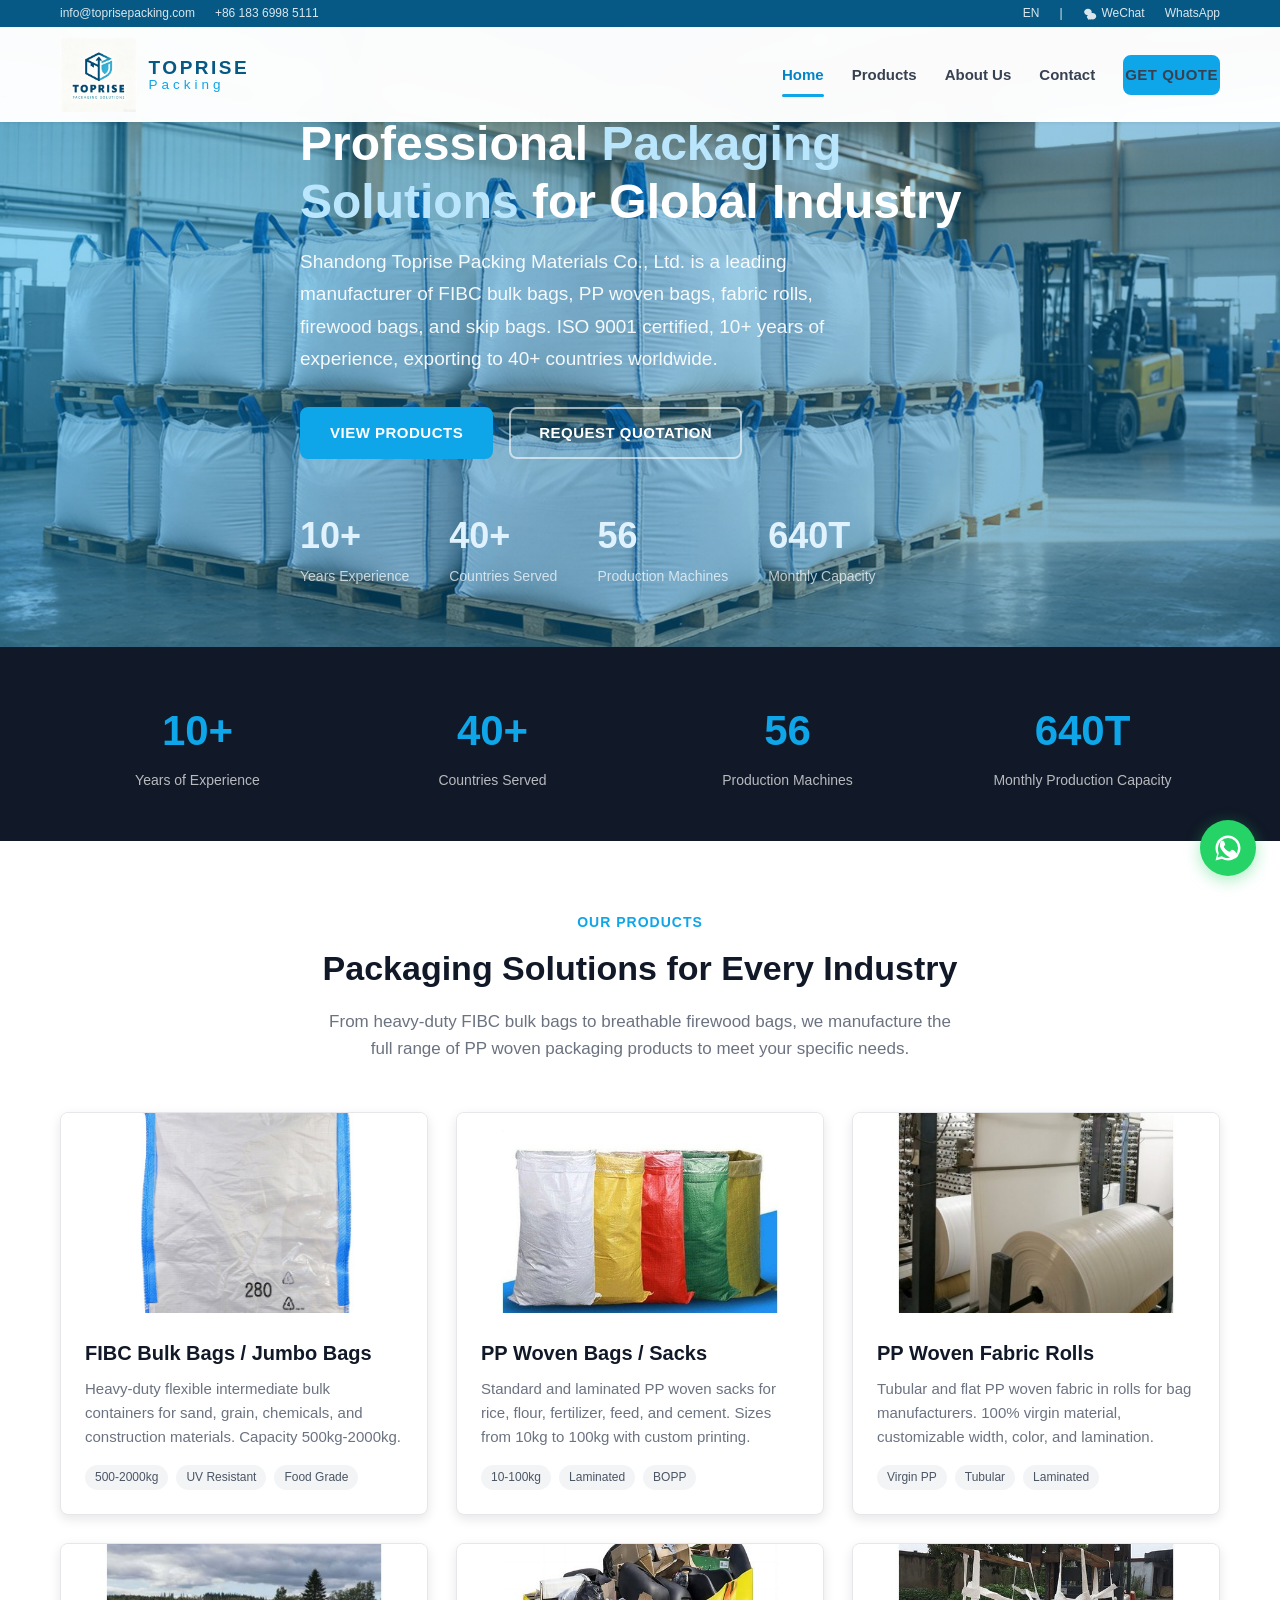
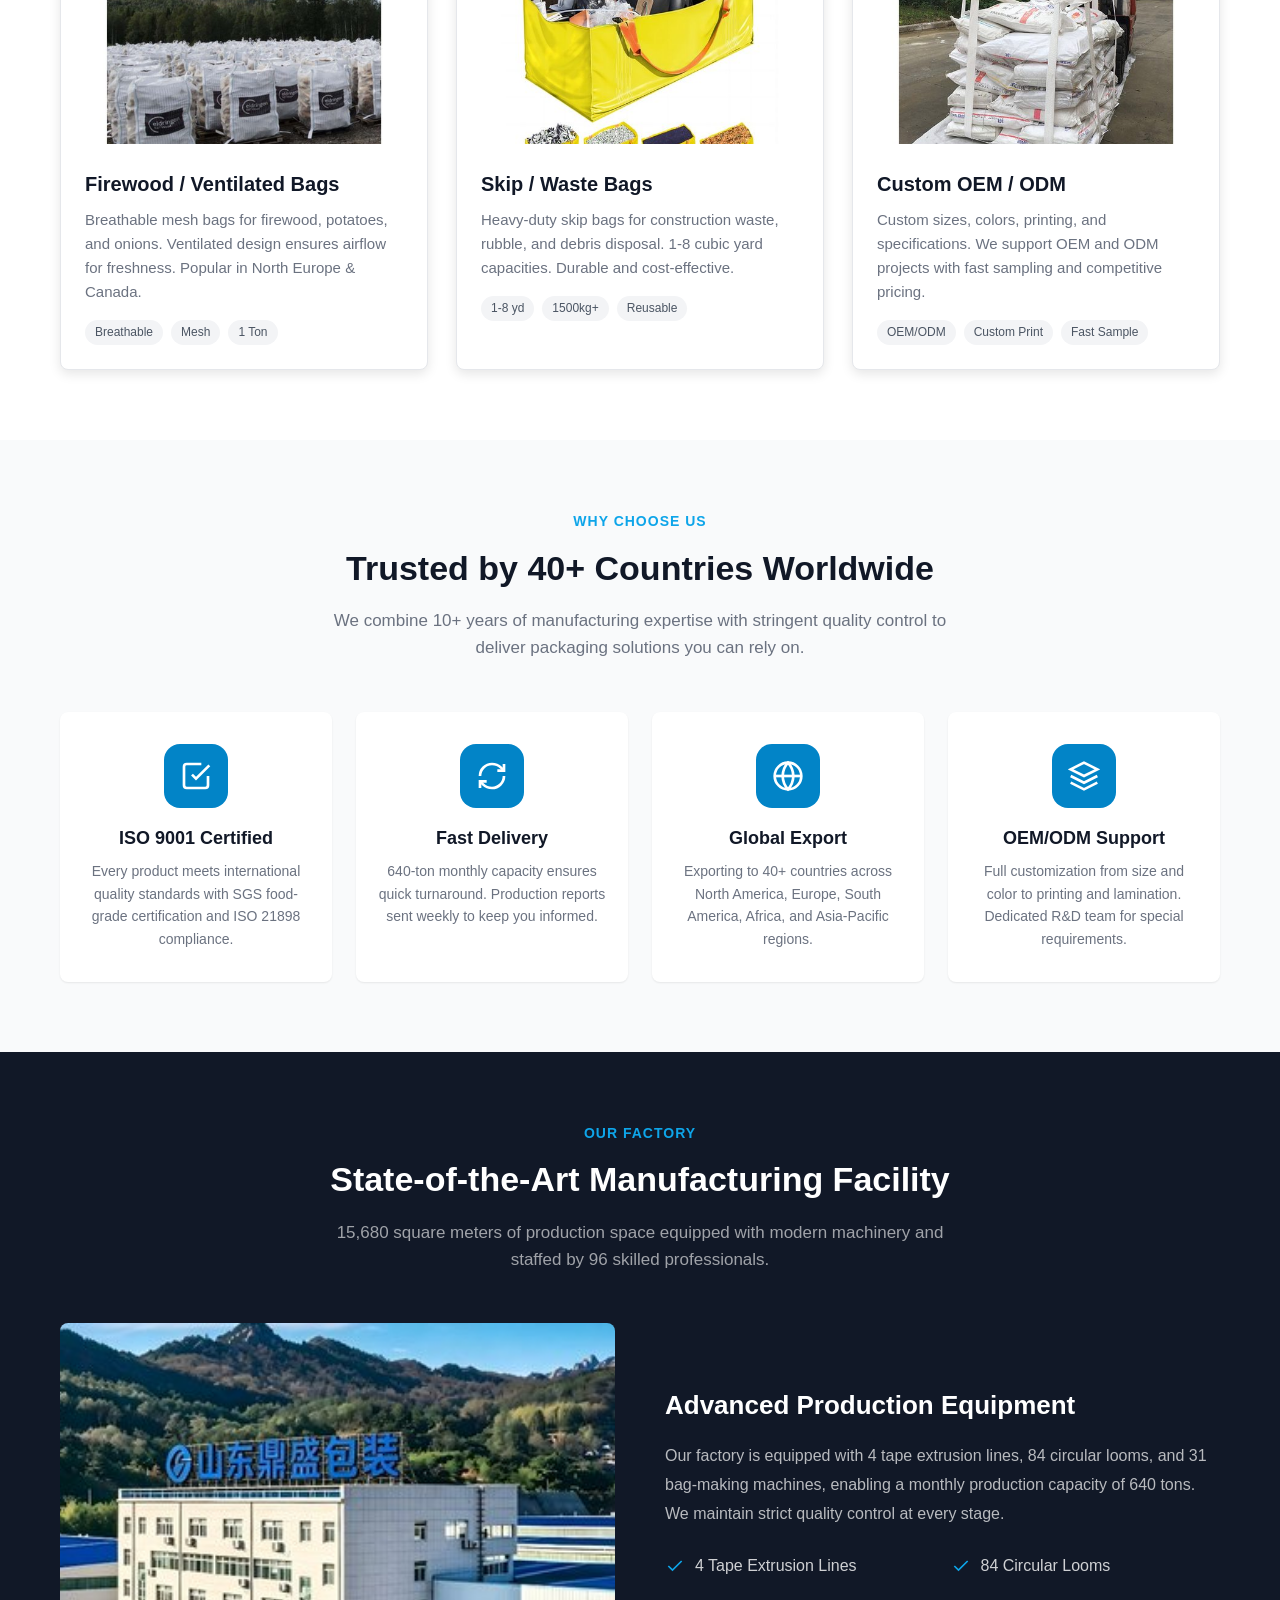
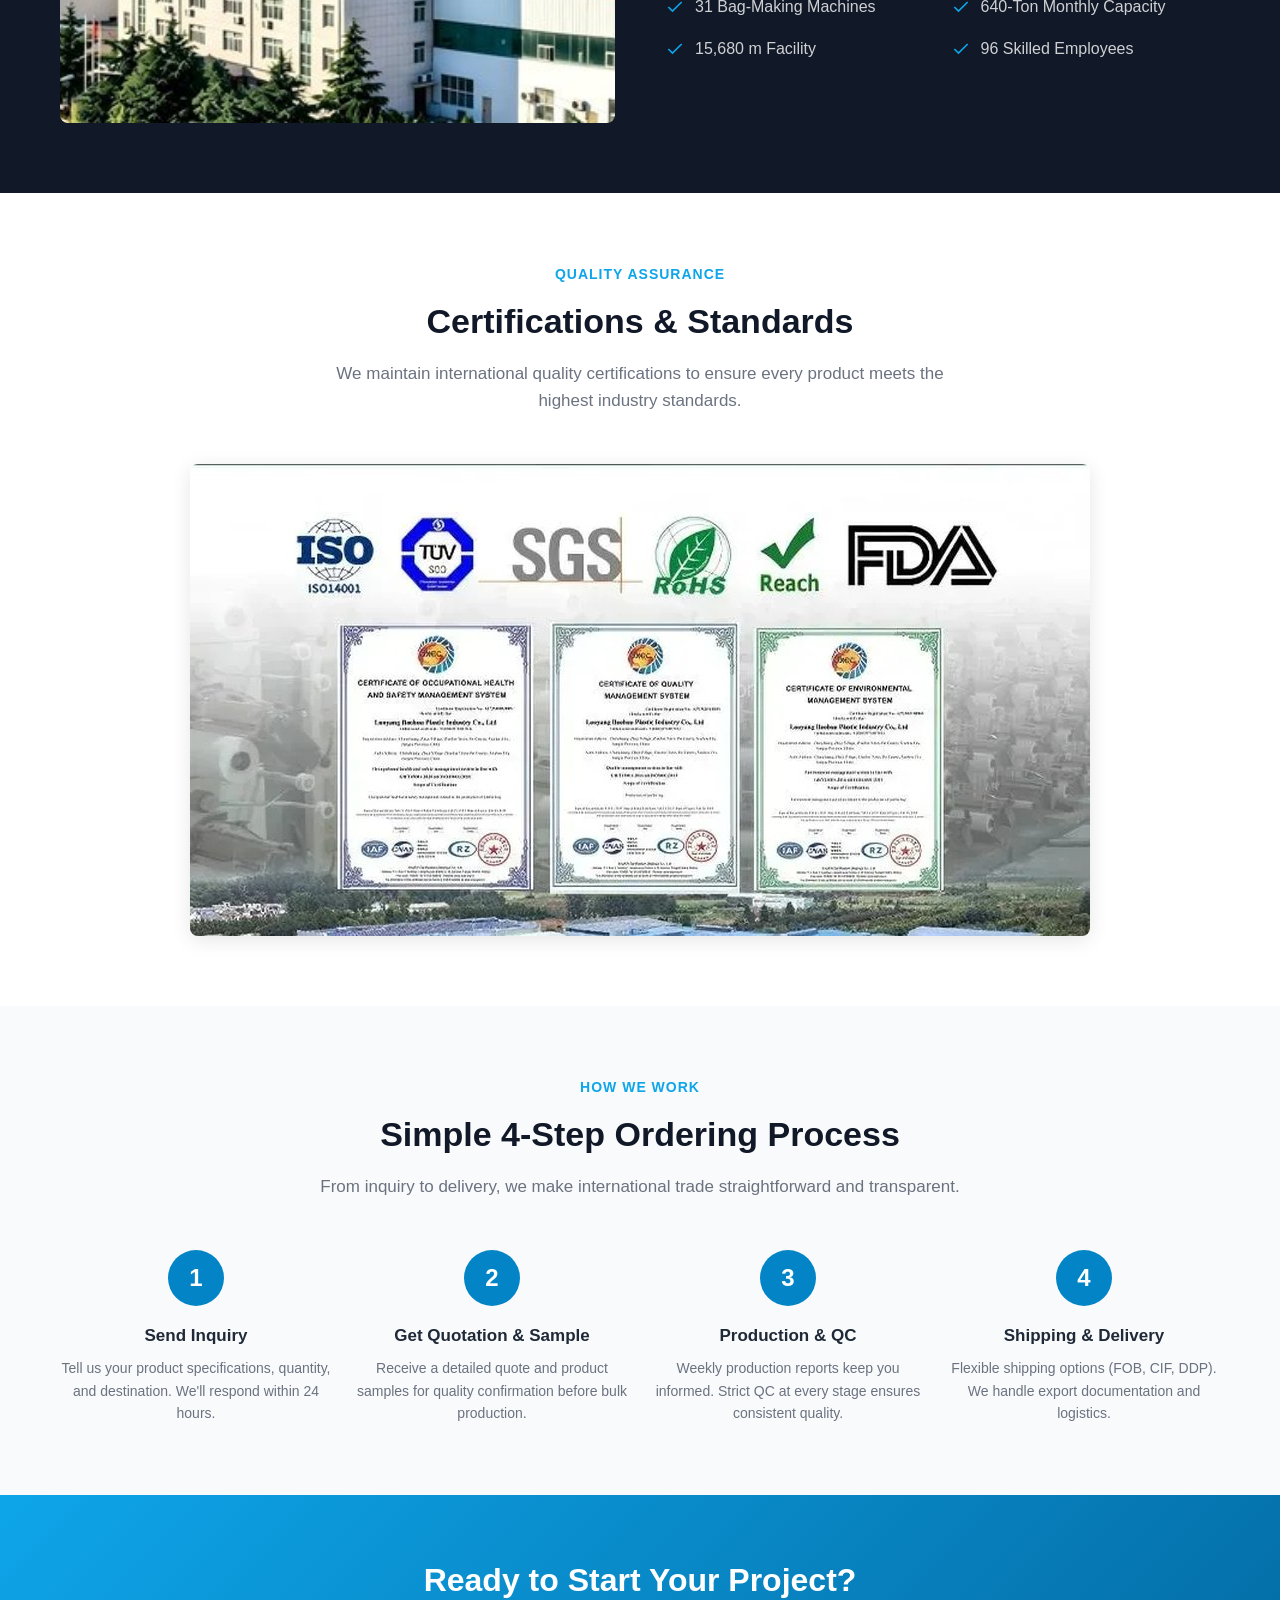
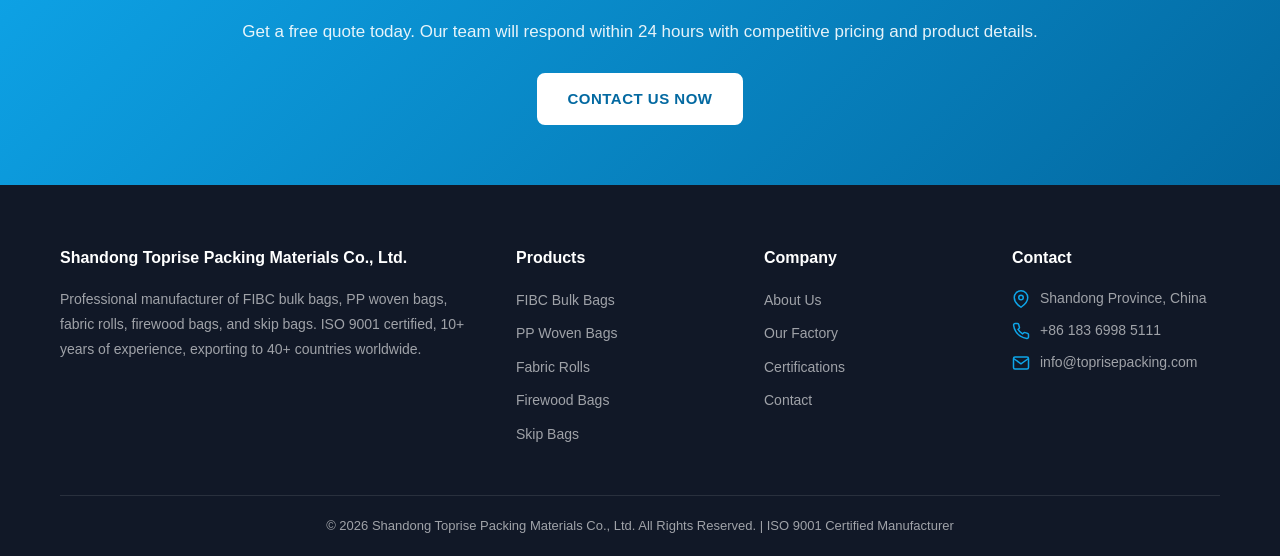
<file: index.html>
<!DOCTYPE html>
<html lang="en">
<head>
  <meta charset="UTF-8">
  <meta name="viewport" content="width=device-width, initial-scale=1.0">
  <title>Shandong Toprise Packing Materials Co., Ltd. - FIBC Bulk Bags, PP Woven Bags, Fabric Rolls Manufacturer</title>
  <meta name="description" content="Leading manufacturer of FIBC bulk bags, PP woven bags, fabric rolls, firewood bags & skip bags. ISO 9001 certified. 10+ years experience. Exporting to 40+ countries.">
  <meta name="keywords" content="FIBC bulk bag, jumbo bag, PP woven bag, PP fabric roll, firewood bag, skip bag, bulk bag manufacturer, China packaging">
  <meta property="og:title" content="Shandong Toprise Packing Materials Co., Ltd. - Professional Packaging Manufacturer">
  <meta property="og:description" content="FIBC bulk bags, PP woven bags, fabric rolls, firewood bags & skip bags. ISO 9001 certified factory. 10+ years experience.">
  <meta property="og:type" content="website">
  <link rel="canonical" href="https://toprisepacking.github.io/toprise-packing/">
  <link rel="stylesheet" href="style.css">
</head>
<body>

<!-- ===== Header ===== -->
<header class="site-header">
  <div class="header-top">
    <div class="container">
      <div class="left">
        <a href="mailto:info@toprisepacking.com">info@toprisepacking.com</a>
        <a href="tel:+8618369985111">+86 183 6998 5111</a>
      </div>
      <div class="right">
        <a href="#">EN</a>
        <span>|</span>
        <a href="#" style="display:flex;align-items:center;gap:5px;">
          <svg width="14" height="14" viewBox="0 0 24 24" fill="currentColor"><path d="M8.5 14c-3.5 0-6.5-2.5-6.5-5.5S5 3 8.5 3 15 5.5 15 8.5c0 .7-.1 1.3-.4 1.9l.1.1c.5-.1 1-.2 1.5-.2 3.6 0 6.5 2.5 6.5 5.5s-2.9 5.5-6.5 5.5c-.5 0-1-.1-1.5-.2l-.1.1c-.6.3-1.2.4-1.9.4-.7 0-1.3-.1-1.9-.4l-2.3 1.2.6-1.8c-1.5-1-2.5-2.5-2.5-4.3z"/></svg>
          WeChat
        </a>
        <a href="https://wa.me/8613678639184" target="_blank">WhatsApp</a>
      </div>
    </div>
  </div>
  <div class="container">
    <div class="header-main">
      <a href="index.html" class="logo">
        <img src="images/logo.png" alt="Toprise Packing" class="logo-img">
        <div class="logo-text">
          <div class="logo-top">TOPRISE</div>
          <div class="logo-bottom">Packing</div>
        </div>
      </a>
      <nav class="main-nav">
        <a href="index.html" class="active">Home</a>
        <a href="products.html">Products</a>
        <a href="about.html">About Us</a>
        <a href="contact.html">Contact</a>
        <a href="contact.html" class="btn btn-primary btn-sm">Get Quote</a>
      </nav>
      <button class="hamburger" id="hamburger">&#9776;</button>
    </div>
  </div>
</header>

<!-- ===== Hero ===== -->
<section class="hero">
  <div class="hero-bg">
    <img src="images/hero.jpg" alt="Shandong Toprise Packing Factory">
  </div>
  <div class="hero-overlay"></div>
  <div class="container">
    <div class="hero-content">
      <h1>Professional <span>Packaging Solutions</span> for Global Industry</h1>
      <p>Shandong Toprise Packing Materials Co., Ltd. is a leading manufacturer of FIBC bulk bags, PP woven bags, fabric rolls, firewood bags, and skip bags. ISO 9001 certified, 10+ years of experience, exporting to 40+ countries worldwide.</p>
      <div class="hero-buttons">
        <a href="products.html" class="btn btn-primary">View Products</a>
        <a href="contact.html" class="btn btn-outline">Request Quotation</a>
      </div>
      <div class="hero-stats">
        <div class="hero-stat"><div class="num">10+</div><div class="label">Years Experience</div></div>
        <div class="hero-stat"><div class="num">40+</div><div class="label">Countries Served</div></div>
        <div class="hero-stat"><div class="num">56</div><div class="label">Production Machines</div></div>
        <div class="hero-stat"><div class="num">640T</div><div class="label">Monthly Capacity</div></div>
      </div>
    </div>
  </div>
</section>

<!-- ===== Stats Bar ===== -->
<section class="stats-bar">
  <div class="container">
    <div class="stats-grid">
      <div class="stat-item"><div class="num">10+</div><div class="label">Years of Experience</div></div>
      <div class="stat-item"><div class="num">40+</div><div class="label">Countries Served</div></div>
      <div class="stat-item"><div class="num">56</div><div class="label">Production Machines</div></div>
      <div class="stat-item"><div class="num">640T</div><div class="label">Monthly Production Capacity</div></div>
    </div>
  </div>
</section>

<!-- ===== Product Categories ===== -->
<section class="section">
  <div class="container">
    <div class="section-head">
      <div class="eyebrow">Our Products</div>
      <h2>Packaging Solutions for Every Industry</h2>
      <p>From heavy-duty FIBC bulk bags to breathable firewood bags, we manufacture the full range of PP woven packaging products to meet your specific needs.</p>
    </div>
    <div class="cat-grid">
      <!-- Category 1: FIBC Bulk Bags -->
      <div class="cat-card">
        <div class="cat-visual">
          <img src="images/p01.jpg" alt="FIBC Bulk Bags" style="width:100%;height:100%;object-fit:cover;">
        </div>
        <div class="cat-body">
          <h3>FIBC Bulk Bags / Jumbo Bags</h3>
          <p>Heavy-duty flexible intermediate bulk containers for sand, grain, chemicals, and construction materials. Capacity 500kg-2000kg.</p>
          <div class="cat-tags">
            <span>500-2000kg</span><span>UV Resistant</span><span>Food Grade</span>
          </div>
        </div>
      </div>
      <!-- Category 2: PP Woven Bags -->
      <div class="cat-card">
        <div class="cat-visual">
          <img src="images/p09.jpg" alt="PP Woven Bags" style="width:100%;height:100%;object-fit:cover;">
        </div>
        <div class="cat-body">
          <h3>PP Woven Bags / Sacks</h3>
          <p>Standard and laminated PP woven sacks for rice, flour, fertilizer, feed, and cement. Sizes from 10kg to 100kg with custom printing.</p>
          <div class="cat-tags">
            <span>10-100kg</span><span>Laminated</span><span>BOPP</span>
          </div>
        </div>
      </div>
      <!-- Category 3: Fabric Rolls -->
      <div class="cat-card">
        <div class="cat-visual">
          <img src="images/p16.jpg" alt="PP Woven Fabric Rolls" style="width:100%;height:100%;object-fit:cover;">
        </div>
        <div class="cat-body">
          <h3>PP Woven Fabric Rolls</h3>
          <p>Tubular and flat PP woven fabric in rolls for bag manufacturers. 100% virgin material, customizable width, color, and lamination.</p>
          <div class="cat-tags">
            <span>Virgin PP</span><span>Tubular</span><span>Laminated</span>
          </div>
        </div>
      </div>
      <!-- Category 4: Firewood Bags -->
      <div class="cat-card">
        <div class="cat-visual">
          <img src="images/p23.jpg" alt="Firewood Bags" style="width:100%;height:100%;object-fit:cover;">
        </div>
        <div class="cat-body">
          <h3>Firewood / Ventilated Bags</h3>
          <p>Breathable mesh bags for firewood, potatoes, and onions. Ventilated design ensures airflow for freshness. Popular in North Europe & Canada.</p>
          <div class="cat-tags">
            <span>Breathable</span><span>Mesh</span><span>1 Ton</span>
          </div>
        </div>
      </div>
      <!-- Category 5: Skip Bags -->
      <div class="cat-card">
        <div class="cat-visual">
          <img src="images/p30.jpg" alt="Skip Bags" style="width:100%;height:100%;object-fit:cover;">
        </div>
        <div class="cat-body">
          <h3>Skip / Waste Bags</h3>
          <p>Heavy-duty skip bags for construction waste, rubble, and debris disposal. 1-8 cubic yard capacities. Durable and cost-effective.</p>
          <div class="cat-tags">
            <span>1-8 yd</span><span>1500kg+</span><span>Reusable</span>
          </div>
        </div>
      </div>
      <!-- Category 6: Custom Solutions -->
      <div class="cat-card">
        <div class="cat-visual">
          <img src="images/p07.jpg" alt="Custom OEM ODM" style="width:100%;height:100%;object-fit:cover;">
        </div>
        <div class="cat-body">
          <h3>Custom OEM / ODM</h3>
          <p>Custom sizes, colors, printing, and specifications. We support OEM and ODM projects with fast sampling and competitive pricing.</p>
          <div class="cat-tags">
            <span>OEM/ODM</span><span>Custom Print</span><span>Fast Sample</span>
          </div>
        </div>
      </div>
    </div>
  </div>
</section>

<!-- ===== Advantages ===== -->
<section class="section adv-section">
  <div class="container">
    <div class="section-head">
      <div class="eyebrow">Why Choose Us</div>
      <h2>Trusted by 40+ Countries Worldwide</h2>
      <p>We combine 10+ years of manufacturing expertise with stringent quality control to deliver packaging solutions you can rely on.</p>
    </div>
    <div class="adv-grid">
      <div class="adv-card">
        <div class="adv-icon">
          <svg viewBox="0 0 24 24" fill="none" stroke="#fff" stroke-width="2">
            <path d="M9 11l3 3L22 4"/><path d="M21 12v7a2 2 0 0 1-2 2H5a2 2 0 0 1-2-2V5a2 2 0 0 1 2-2h11"/>
          </svg>
        </div>
        <h3>ISO 9001 Certified</h3>
        <p>Every product meets international quality standards with SGS food-grade certification and ISO 21898 compliance.</p>
      </div>
      <div class="adv-card">
        <div class="adv-icon">
          <svg viewBox="0 0 24 24" fill="none" stroke="#fff" stroke-width="2">
            <path d="M3 12a9 9 0 0 1 9-9 9.75 9.75 0 0 1 6.74 2.74L21 8"/><path d="M21 3v5h-5"/><path d="M21 12a9 9 0 0 1-9 9 9.75 9.75 0 0 1-6.74-2.74L3 16"/><path d="M8 16H3v5"/>
          </svg>
        </div>
        <h3>Fast Delivery</h3>
        <p>640-ton monthly capacity ensures quick turnaround. Production reports sent weekly to keep you informed.</p>
      </div>
      <div class="adv-card">
        <div class="adv-icon">
          <svg viewBox="0 0 24 24" fill="none" stroke="#fff" stroke-width="2">
            <circle cx="12" cy="12" r="10"/><path d="M2 12h20"/><path d="M12 2a15.3 15.3 0 0 1 4 10 15.3 15.3 0 0 1-4 10 15.3 15.3 0 0 1-4-10 15.3 15.3 0 0 1 4-10z"/>
          </svg>
        </div>
        <h3>Global Export</h3>
        <p>Exporting to 40+ countries across North America, Europe, South America, Africa, and Asia-Pacific regions.</p>
      </div>
      <div class="adv-card">
        <div class="adv-icon">
          <svg viewBox="0 0 24 24" fill="none" stroke="#fff" stroke-width="2">
            <path d="M12 2L2 7l10 5 10-5-10-5z"/><path d="M2 17l10 5 10-5"/><path d="M2 12l10 5 10-5"/>
          </svg>
        </div>
        <h3>OEM/ODM Support</h3>
        <p>Full customization from size and color to printing and lamination. Dedicated R&D team for special requirements.</p>
      </div>
    </div>
  </div>
</section>

<!-- ===== Factory Section ===== -->
<section class="section factory-section">
  <div class="container">
    <div class="section-head">
      <div class="eyebrow">Our Factory</div>
      <h2>State-of-the-Art Manufacturing Facility</h2>
      <p>15,680 square meters of production space equipped with modern machinery and staffed by 96 skilled professionals.</p>
    </div>
    <div class="factory-grid">
      <div class="factory-visual">
        <img src="images/factory.jpg" alt="Shandong Toprise Packing Factory" style="width:100%;height:100%;object-fit:cover;">
      </div>
      <div class="factory-info">
        <h3>Advanced Production Equipment</h3>
        <p>Our factory is equipped with 4 tape extrusion lines, 84 circular looms, and 31 bag-making machines, enabling a monthly production capacity of 640 tons. We maintain strict quality control at every stage.</p>
        <ul class="factory-list">
          <li><svg viewBox="0 0 24 24" fill="none" stroke="currentColor" stroke-width="2"><polyline points="20 6 9 17 4 12"/></svg> 4 Tape Extrusion Lines</li>
          <li><svg viewBox="0 0 24 24" fill="none" stroke="currentColor" stroke-width="2"><polyline points="20 6 9 17 4 12"/></svg> 84 Circular Looms</li>
          <li><svg viewBox="0 0 24 24" fill="none" stroke="currentColor" stroke-width="2"><polyline points="20 6 9 17 4 12"/></svg> 31 Bag-Making Machines</li>
          <li><svg viewBox="0 0 24 24" fill="none" stroke="currentColor" stroke-width="2"><polyline points="20 6 9 17 4 12"/></svg> 640-Ton Monthly Capacity</li>
          <li><svg viewBox="0 0 24 24" fill="none" stroke="currentColor" stroke-width="2"><polyline points="20 6 9 17 4 12"/></svg> 15,680 m Facility</li>
          <li><svg viewBox="0 0 24 24" fill="none" stroke="currentColor" stroke-width="2"><polyline points="20 6 9 17 4 12"/></svg> 96 Skilled Employees</li>
        </ul>
      </div>
    </div>
  </div>
</section>

<!-- ===== Certifications ===== -->
<section class="section cert-section">
  <div class="container">
    <div class="section-head">
      <div class="eyebrow">Quality Assurance</div>
      <h2>Certifications & Standards</h2>
      <p>We maintain international quality certifications to ensure every product meets the highest industry standards.</p>
    </div>
    <div class="cert-grid" style="max-width:900px;margin:0 auto;">
      <img src="images/certificates.jpg" alt="ISO 9001, SGS, ISO 21898, TUV, RoHS, Reach, FDA Certifications" style="width:100%;border-radius:8px;box-shadow:0 4px 20px rgba(0,0,0,0.1);">
    </div>
  </div>
</section>

<!-- ===== Process ===== -->
<section class="section process-section">
  <div class="container">
    <div class="section-head">
      <div class="eyebrow">How We Work</div>
      <h2>Simple 4-Step Ordering Process</h2>
      <p>From inquiry to delivery, we make international trade straightforward and transparent.</p>
    </div>
    <div class="process-grid">
      <div class="process-step">
        <div class="process-num">1</div>
        <h3>Send Inquiry</h3>
        <p>Tell us your product specifications, quantity, and destination. We'll respond within 24 hours.</p>
      </div>
      <div class="process-step">
        <div class="process-num">2</div>
        <h3>Get Quotation & Sample</h3>
        <p>Receive a detailed quote and product samples for quality confirmation before bulk production.</p>
      </div>
      <div class="process-step">
        <div class="process-num">3</div>
        <h3>Production & QC</h3>
        <p>Weekly production reports keep you informed. Strict QC at every stage ensures consistent quality.</p>
      </div>
      <div class="process-step">
        <div class="process-num">4</div>
        <h3>Shipping & Delivery</h3>
        <p>Flexible shipping options (FOB, CIF, DDP). We handle export documentation and logistics.</p>
      </div>
    </div>
  </div>
</section>

<!-- ===== CTA ===== -->
<section class="cta-section">
  <div class="container">
    <h2>Ready to Start Your Project?</h2>
    <p>Get a free quote today. Our team will respond within 24 hours with competitive pricing and product details.</p>
    <a href="contact.html" class="btn btn-primary">Contact Us Now</a>
  </div>
</section>

<!-- ===== Footer ===== -->
<footer class="site-footer">
  <div class="container">
    <div class="footer-grid">
      <div class="footer-col">
        <h4>Shandong Toprise Packing Materials Co., Ltd.</h4>
        <p>Professional manufacturer of FIBC bulk bags, PP woven bags, fabric rolls, firewood bags, and skip bags. ISO 9001 certified, 10+ years of experience, exporting to 40+ countries worldwide.</p>
      </div>
      <div class="footer-col">
        <h4>Products</h4>
        <ul>
          <li><a href="products.html">FIBC Bulk Bags</a></li>
          <li><a href="products.html">PP Woven Bags</a></li>
          <li><a href="products.html">Fabric Rolls</a></li>
          <li><a href="products.html">Firewood Bags</a></li>
          <li><a href="products.html">Skip Bags</a></li>
        </ul>
      </div>
      <div class="footer-col">
        <h4>Company</h4>
        <ul>
          <li><a href="about.html">About Us</a></li>
          <li><a href="about.html">Our Factory</a></li>
          <li><a href="about.html">Certifications</a></li>
          <li><a href="contact.html">Contact</a></li>
        </ul>
      </div>
      <div class="footer-col">
        <h4>Contact</h4>
        <div class="footer-contact-item">
          <svg viewBox="0 0 24 24" fill="none" stroke="currentColor" stroke-width="2"><path d="M21 10c0 7-9 13-9 13s-9-6-9-13a9 9 0 0 1 18 0z"/><circle cx="12" cy="10" r="3"/></svg>
          Shandong Province, China
        </div>
        <div class="footer-contact-item">
          <svg viewBox="0 0 24 24" fill="none" stroke="currentColor" stroke-width="2"><path d="M22 16.92v3a2 2 0 0 1-2.18 2 19.79 19.79 0 0 1-8.63-3.07 19.5 19.5 0 0 1-6-6 19.79 19.79 0 0 1-3.07-8.67A2 2 0 0 1 4.11 2h3a2 2 0 0 1 2 1.72 12.84 12.84 0 0 0 .7 2.81 2 2 0 0 1-.45 2.11L8.09 9.91a16 16 0 0 0 6 6l1.27-1.27a2 2 0 0 1 2.11-.45 12.84 12.84 0 0 0 2.81.7A2 2 0 0 1 22 16.92z"/></svg>
          +86 183 6998 5111
        </div>
        <div class="footer-contact-item">
          <svg viewBox="0 0 24 24" fill="none" stroke="currentColor" stroke-width="2"><path d="M4 4h16c1.1 0 2 .9 2 2v12c0 1.1-.9 2-2 2H4c-1.1 0-2-.9-2-2V6c0-1.1.9-2 2-2z"/><polyline points="22,6 12,13 2,6"/></svg>
          info@toprisepacking.com
        </div>
      </div>
    </div>
    <div class="footer-bottom">
      <p>&copy; 2026 Shandong Toprise Packing Materials Co., Ltd. All Rights Reserved. | ISO 9001 Certified Manufacturer</p>
    </div>
  </div>
</footer>

<!-- WhatsApp Float -->
<a href="https://wa.me/8613678639184" class="whatsapp-float" target="_blank">
  <svg viewBox="0 0 24 24" fill="#fff"><path d="M17.472 14.382c-.297-.149-1.758-.867-2.03-.967-.273-.099-.471-.148-.67.149-.197.297-.967 1.029-1.187 1.237-.22.209-.439.223-.736.074-.297-.149-1.255-.462-2.39-1.475-.883-.788-1.48-1.761-1.653-2.059-.209-.439-.021-.676.13-.894.13-.197.297-.499.446-.671.149-.172.197-.297.297-.446.099-.149.049-.297 0-.446-.049-.149-.671-1.643-.92-2.251-.249-.583-.471-.499-.671-.521l-.571-.01c-.197 0-.499.074-.736.271-.237.197-.967 1.029-1.187 2.449-.22 1.42.074 2.736.996 4.147.947 1.419 2.39 3.873 5.305 5.628 2.914 1.755 3.874 1.854 4.515 1.928.642.074 1.561-.224 1.987-.472.427-.247 1.355-1.079 1.556-1.556.198-.472.198-.843.149-.942-.05-.099-.198-.149-.495-.249zM12 2C6.477 2 2 6.477 2 12c0 1.765.46 3.456 1.303 4.95L2 22l5.156-1.353A9.96 9.96 0 0 0 12 22c5.523 0 10-4.477 10-10S17.523 2 12 2zm0 18c-1.605 0-3.179-.43-4.546-1.243l-.327-.195-3.388.889.905-3.301-.214-.34A8.03 8.03 0 0 1 3.954 12 8.05 8.05 0 0 1 12 3.954 8.05 8.05 0 0 1 20.046 12 8.05 8.05 0 0 1 12 20z"/></svg>
</a>

<script src="main.js"></script>
</body>
</html>
</file>
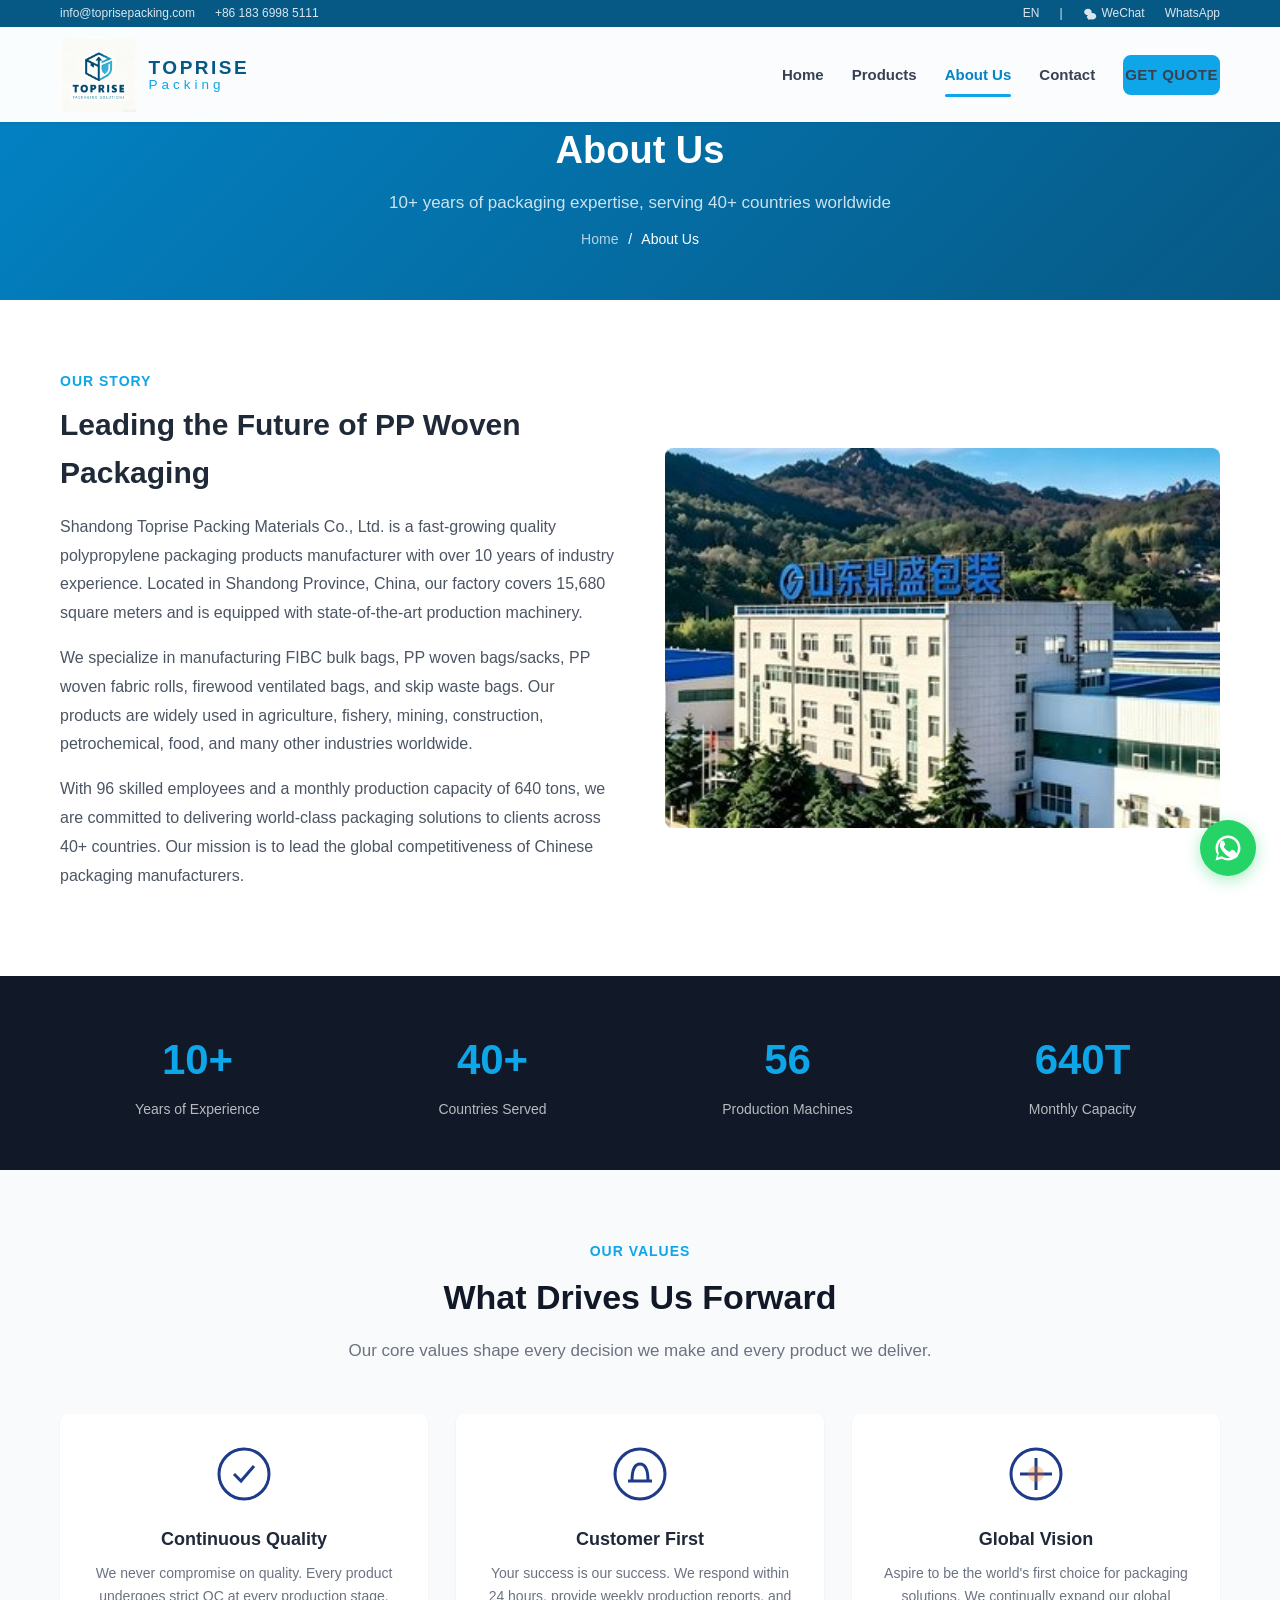
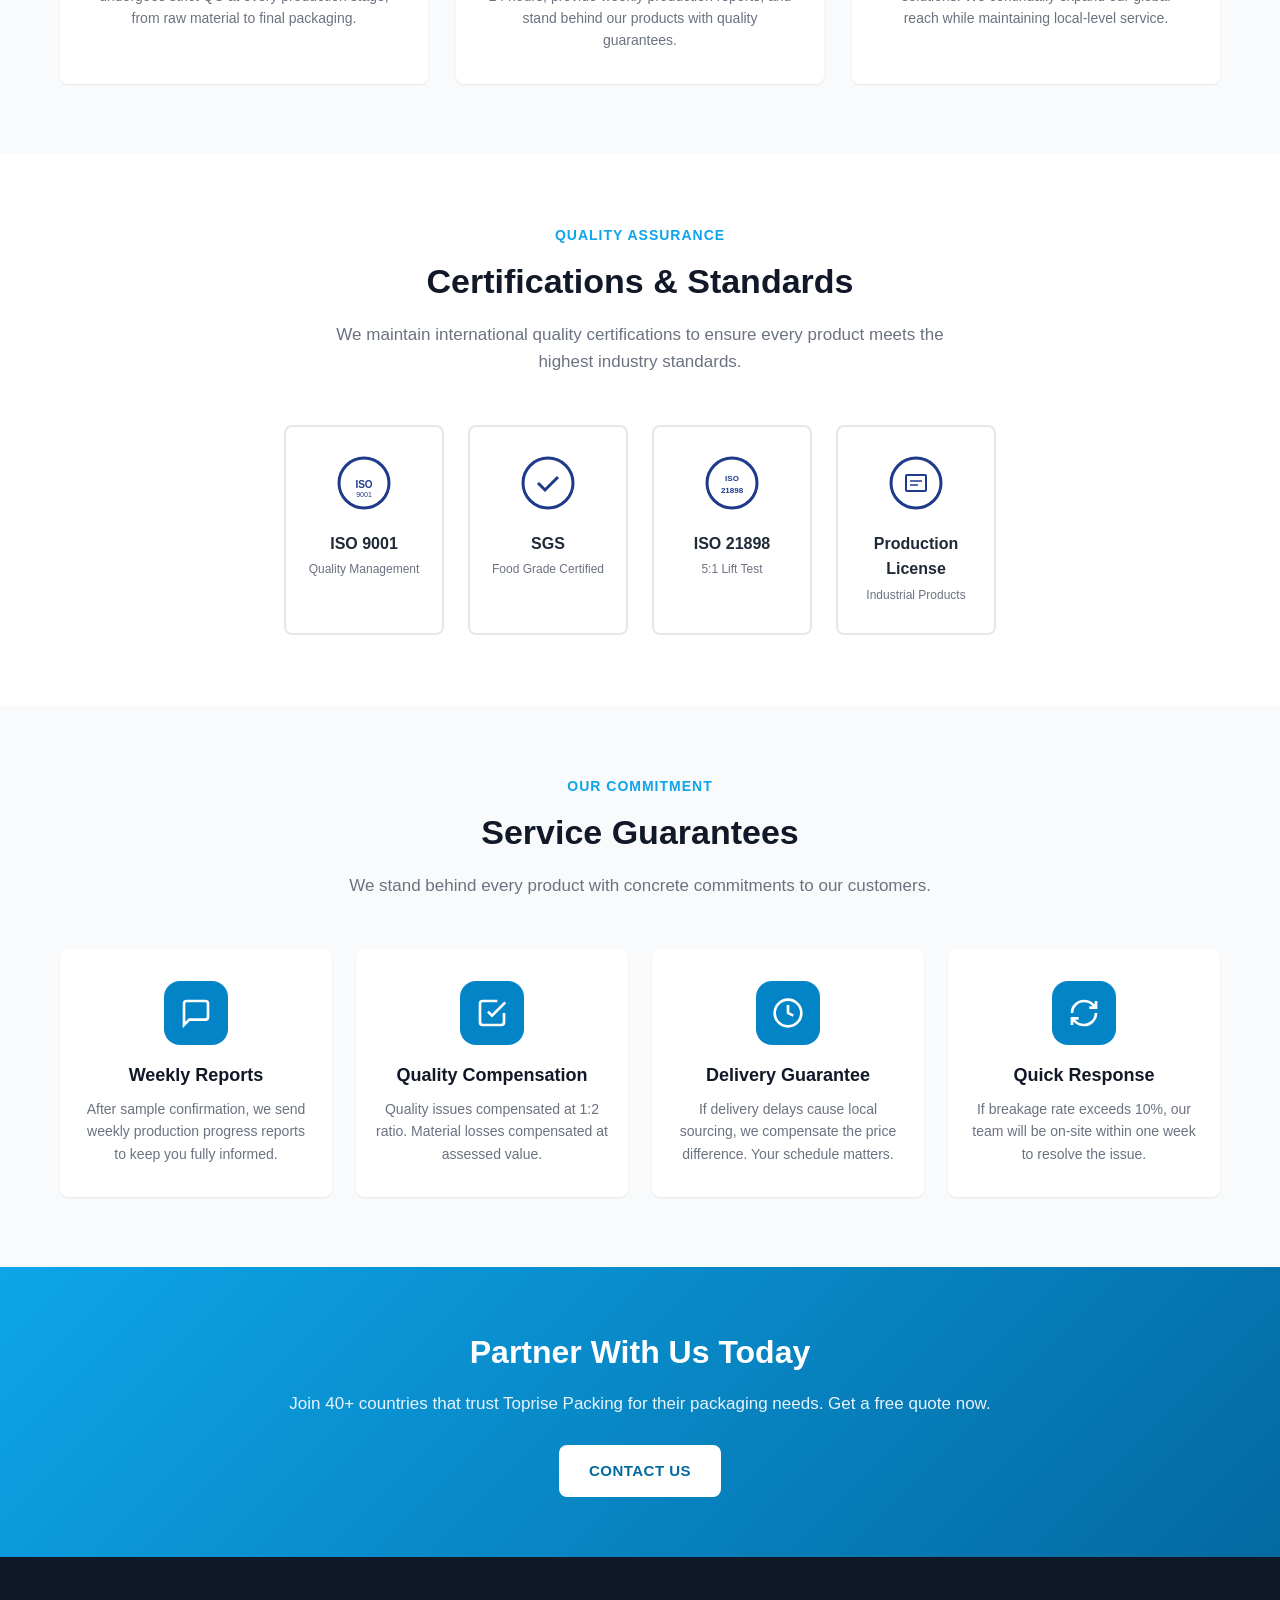
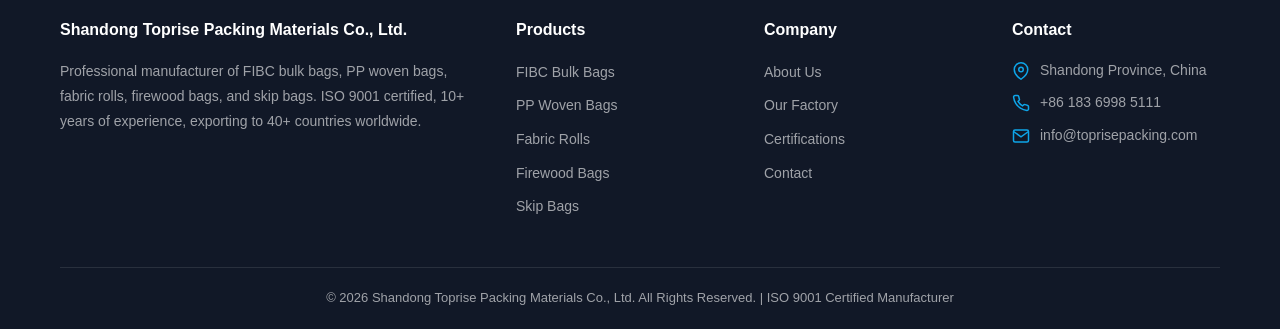
<file: about.html>
<!DOCTYPE html>
<html lang="en">
<head>
  <meta charset="UTF-8">
  <meta name="viewport" content="width=device-width, initial-scale=1.0">
  <title>About Us - Shandong Toprise Packing Materials Co., Ltd.</title>
  <meta name="description" content="Learn about Shandong Toprise Packing Materials - a leading PP woven packaging manufacturer with 10+ years experience, ISO 9001 certified, exporting to 40+ countries.">
  <link rel="stylesheet" href="style.css">
</head>
<body>

<header class="site-header">
  <div class="header-top">
    <div class="container">
      <div class="left">
        <a href="mailto:info@toprisepacking.com">info@toprisepacking.com</a>
        <a href="tel:+8618369985111">+86 183 6998 5111</a>
      </div>
      <div class="right">
        <a href="#">EN</a><span>|</span>
        <a href="#" style="display:flex;align-items:center;gap:5px;">
          <svg width="14" height="14" viewBox="0 0 24 24" fill="currentColor"><path d="M8.5 14c-3.5 0-6.5-2.5-6.5-5.5S5 3 8.5 3 15 5.5 15 8.5c0 .7-.1 1.3-.4 1.9l.1.1c.5-.1 1-.2 1.5-.2 3.6 0 6.5 2.5 6.5 5.5s-2.9 5.5-6.5 5.5c-.5 0-1-.1-1.5-.2l-.1.1c-.6.3-1.2.4-1.9.4-.7 0-1.3-.1-1.9-.4l-2.3 1.2.6-1.8c-1.5-1-2.5-2.5-2.5-4.3z"/></svg>
          WeChat
        </a>
        <a href="https://wa.me/8613678639184" target="_blank">WhatsApp</a>
      </div>
    </div>
  </div>
  <div class="container">
    <div class="header-main">
      <a href="index.html" class="logo">
        <img src="images/logo.png" alt="Toprise Packing" class="logo-img">
        <div class="logo-text">
          <div class="logo-top">TOPRISE</div>
          <div class="logo-bottom">Packing</div>
        </div>
      </a>
      <nav class="main-nav">
        <a href="index.html">Home</a>
        <a href="products.html">Products</a>
        <a href="about.html" class="active">About Us</a>
        <a href="contact.html">Contact</a>
        <a href="contact.html" class="btn btn-primary btn-sm">Get Quote</a>
      </nav>
      <button class="hamburger" id="hamburger">&#9776;</button>
    </div>
  </div>
</header>

<section class="page-header">
  <div class="container">
    <h1>About Us</h1>
    <p>10+ years of packaging expertise, serving 40+ countries worldwide</p>
    <div class="breadcrumb"><a href="index.html">Home</a> <span>/</span> About Us</div>
  </div>
</section>

<!-- Company Intro -->
<section class="section">
  <div class="container">
    <div class="about-intro">
      <div class="about-intro-text">
        <div class="eyebrow" style="color:var(--accent);font-weight:700;text-transform:uppercase;letter-spacing:1px;font-size:14px;margin-bottom:8px;">Our Story</div>
        <h2>Leading the Future of PP Woven Packaging</h2>
        <p>Shandong Toprise Packing Materials Co., Ltd. is a fast-growing quality polypropylene packaging products manufacturer with over 10 years of industry experience. Located in Shandong Province, China, our factory covers 15,680 square meters and is equipped with state-of-the-art production machinery.</p>
        <p>We specialize in manufacturing FIBC bulk bags, PP woven bags/sacks, PP woven fabric rolls, firewood ventilated bags, and skip waste bags. Our products are widely used in agriculture, fishery, mining, construction, petrochemical, food, and many other industries worldwide.</p>
        <p>With 96 skilled employees and a monthly production capacity of 640 tons, we are committed to delivering world-class packaging solutions to clients across 40+ countries. Our mission is to lead the global competitiveness of Chinese packaging manufacturers.</p>
      </div>
      <div class="about-intro-visual">
        <img src="images/factory.jpg" alt="Shandong Toprise Packing Factory" style="width:100%;height:100%;object-fit:cover;">
      </div>
    </div>
  </div>
</section>

<!-- Stats Bar -->
<section class="stats-bar">
  <div class="container">
    <div class="stats-grid">
      <div class="stat-item"><div class="num">10+</div><div class="label">Years of Experience</div></div>
      <div class="stat-item"><div class="num">40+</div><div class="label">Countries Served</div></div>
      <div class="stat-item"><div class="num">56</div><div class="label">Production Machines</div></div>
      <div class="stat-item"><div class="num">640T</div><div class="label">Monthly Capacity</div></div>
    </div>
  </div>
</section>

<!-- Values -->
<section class="section adv-section">
  <div class="container">
    <div class="section-head">
      <div class="eyebrow">Our Values</div>
      <h2>What Drives Us Forward</h2>
      <p>Our core values shape every decision we make and every product we deliver.</p>
    </div>
    <div class="values-grid">
      <div class="value-card">
        <svg class="value-icon" viewBox="0 0 56 56" fill="none">
          <circle cx="28" cy="28" r="25" stroke="#1e3a8a" stroke-width="3" fill="none"/>
          <path d="M18 28 L25 35 L38 20" stroke="#1e3a8a" stroke-width="3" fill="none"/>
        </svg>
        <h3>Continuous Quality</h3>
        <p>We never compromise on quality. Every product undergoes strict QC at every production stage, from raw material to final packaging.</p>
      </div>
      <div class="value-card">
        <svg class="value-icon" viewBox="0 0 56 56" fill="none">
          <circle cx="28" cy="28" r="25" stroke="#1e3a8a" stroke-width="3" fill="none"/>
          <path d="M20 35 Q20 18 28 18 Q36 18 36 35" stroke="#1e3a8a" stroke-width="3" fill="none"/>
          <line x1="16" y1="35" x2="40" y2="35" stroke="#1e3a8a" stroke-width="3"/>
        </svg>
        <h3>Customer First</h3>
        <p>Your success is our success. We respond within 24 hours, provide weekly production reports, and stand behind our products with quality guarantees.</p>
      </div>
      <div class="value-card">
        <svg class="value-icon" viewBox="0 0 56 56" fill="none">
          <circle cx="28" cy="28" r="25" stroke="#1e3a8a" stroke-width="3" fill="none"/>
          <path d="M28 12 L28 44 M12 28 L44 28" stroke="#1e3a8a" stroke-width="3"/>
          <circle cx="28" cy="28" r="8" fill="#f97316" opacity="0.3"/>
        </svg>
        <h3>Global Vision</h3>
        <p>Aspire to be the world's first choice for packaging solutions. We continually expand our global reach while maintaining local-level service.</p>
      </div>
    </div>
  </div>
</section>

<!-- Certifications -->
<section class="section cert-section">
  <div class="container">
    <div class="section-head">
      <div class="eyebrow">Quality Assurance</div>
      <h2>Certifications & Standards</h2>
      <p>We maintain international quality certifications to ensure every product meets the highest industry standards.</p>
    </div>
    <div class="cert-grid">
      <div class="cert-badge">
        <svg class="cert-icon" viewBox="0 0 56 56" fill="none">
          <circle cx="28" cy="28" r="25" stroke="#1e3a8a" stroke-width="3"/>
          <text x="28" y="33" text-anchor="middle" font-size="10" font-weight="bold" fill="#1e3a8a">ISO</text>
          <text x="28" y="42" text-anchor="middle" font-size="7" fill="#1e3a8a">9001</text>
        </svg>
        <h4>ISO 9001</h4>
        <p>Quality Management</p>
      </div>
      <div class="cert-badge">
        <svg class="cert-icon" viewBox="0 0 56 56" fill="none">
          <circle cx="28" cy="28" r="25" stroke="#1e3a8a" stroke-width="3"/>
          <path d="M18 28 L25 35 L38 22" stroke="#1e3a8a" stroke-width="3" fill="none"/>
        </svg>
        <h4>SGS</h4>
        <p>Food Grade Certified</p>
      </div>
      <div class="cert-badge">
        <svg class="cert-icon" viewBox="0 0 56 56" fill="none">
          <circle cx="28" cy="28" r="25" stroke="#1e3a8a" stroke-width="3"/>
          <text x="28" y="26" text-anchor="middle" font-size="8" font-weight="bold" fill="#1e3a8a">ISO</text>
          <text x="28" y="38" text-anchor="middle" font-size="8" font-weight="bold" fill="#1e3a8a">21898</text>
        </svg>
        <h4>ISO 21898</h4>
        <p>5:1 Lift Test</p>
      </div>
      <div class="cert-badge">
        <svg class="cert-icon" viewBox="0 0 56 56" fill="none">
          <circle cx="28" cy="28" r="25" stroke="#1e3a8a" stroke-width="3"/>
          <rect x="18" y="20" width="20" height="16" rx="1" stroke="#1e3a8a" stroke-width="2" fill="none"/>
          <line x1="22" y1="26" x2="34" y2="26" stroke="#1e3a8a" stroke-width="1.5"/>
          <line x1="22" y1="30" x2="30" y2="30" stroke="#1e3a8a" stroke-width="1.5"/>
        </svg>
        <h4>Production License</h4>
        <p>Industrial Products</p>
      </div>
    </div>
  </div>
</section>

<!-- Our Commitment -->
<section class="section adv-section">
  <div class="container">
    <div class="section-head">
      <div class="eyebrow">Our Commitment</div>
      <h2>Service Guarantees</h2>
      <p>We stand behind every product with concrete commitments to our customers.</p>
    </div>
    <div class="adv-grid">
      <div class="adv-card">
        <div class="adv-icon">
          <svg viewBox="0 0 24 24" fill="none" stroke="#fff" stroke-width="2">
            <path d="M21 15a2 2 0 0 1-2 2H7l-4 4V5a2 2 0 0 1 2-2h14a2 2 0 0 1 2 2z"/>
          </svg>
        </div>
        <h3>Weekly Reports</h3>
        <p>After sample confirmation, we send weekly production progress reports to keep you fully informed.</p>
      </div>
      <div class="adv-card">
        <div class="adv-icon">
          <svg viewBox="0 0 24 24" fill="none" stroke="#fff" stroke-width="2">
            <path d="M9 11l3 3L22 4"/><path d="M21 12v7a2 2 0 0 1-2 2H5a2 2 0 0 1-2-2V5a2 2 0 0 1 2-2h11"/>
          </svg>
        </div>
        <h3>Quality Compensation</h3>
        <p>Quality issues compensated at 1:2 ratio. Material losses compensated at assessed value.</p>
      </div>
      <div class="adv-card">
        <div class="adv-icon">
          <svg viewBox="0 0 24 24" fill="none" stroke="#fff" stroke-width="2">
            <circle cx="12" cy="12" r="10"/><polyline points="12 6 12 12 16 14"/>
          </svg>
        </div>
        <h3>Delivery Guarantee</h3>
        <p>If delivery delays cause local sourcing, we compensate the price difference. Your schedule matters.</p>
      </div>
      <div class="adv-card">
        <div class="adv-icon">
          <svg viewBox="0 0 24 24" fill="none" stroke="#fff" stroke-width="2">
            <path d="M3 12a9 9 0 0 1 9-9 9.75 9.75 0 0 1 6.74 2.74L21 8"/><path d="M21 3v5h-5"/><path d="M21 12a9 9 0 0 1-9 9 9.75 9.75 0 0 1-6.74-2.74L3 16"/><path d="M8 16H3v5"/>
          </svg>
        </div>
        <h3>Quick Response</h3>
        <p>If breakage rate exceeds 10%, our team will be on-site within one week to resolve the issue.</p>
      </div>
    </div>
  </div>
</section>

<!-- CTA -->
<section class="cta-section">
  <div class="container">
    <h2>Partner With Us Today</h2>
    <p>Join 40+ countries that trust Toprise Packing for their packaging needs. Get a free quote now.</p>
    <a href="contact.html" class="btn btn-primary">Contact Us</a>
  </div>
</section>

<footer class="site-footer">
  <div class="container">
    <div class="footer-grid">
      <div class="footer-col">
        <h4>Shandong Toprise Packing Materials Co., Ltd.</h4>
        <p>Professional manufacturer of FIBC bulk bags, PP woven bags, fabric rolls, firewood bags, and skip bags. ISO 9001 certified, 10+ years of experience, exporting to 40+ countries worldwide.</p>
      </div>
      <div class="footer-col">
        <h4>Products</h4>
        <ul>
          <li><a href="products.html">FIBC Bulk Bags</a></li>
          <li><a href="products.html">PP Woven Bags</a></li>
          <li><a href="products.html">Fabric Rolls</a></li>
          <li><a href="products.html">Firewood Bags</a></li>
          <li><a href="products.html">Skip Bags</a></li>
        </ul>
      </div>
      <div class="footer-col">
        <h4>Company</h4>
        <ul>
          <li><a href="about.html">About Us</a></li>
          <li><a href="about.html">Our Factory</a></li>
          <li><a href="about.html">Certifications</a></li>
          <li><a href="contact.html">Contact</a></li>
        </ul>
      </div>
      <div class="footer-col">
        <h4>Contact</h4>
        <div class="footer-contact-item">
          <svg viewBox="0 0 24 24" fill="none" stroke="currentColor" stroke-width="2"><path d="M21 10c0 7-9 13-9 13s-9-6-9-13a9 9 0 0 1 18 0z"/><circle cx="12" cy="10" r="3"/></svg>
          Shandong Province, China
        </div>
        <div class="footer-contact-item">
          <svg viewBox="0 0 24 24" fill="none" stroke="currentColor" stroke-width="2"><path d="M22 16.92v3a2 2 0 0 1-2.18 2 19.79 19.79 0 0 1-8.63-3.07 19.5 19.5 0 0 1-6-6 19.79 19.79 0 0 1-3.07-8.67A2 2 0 0 1 4.11 2h3a2 2 0 0 1 2 1.72 12.84 12.84 0 0 0 .7 2.81 2 2 0 0 1-.45 2.11L8.09 9.91a16 16 0 0 0 6 6l1.27-1.27a2 2 0 0 1 2.11-.45 12.84 12.84 0 0 0 2.81.7A2 2 0 0 1 22 16.92z"/></svg>
          +86 183 6998 5111
        </div>
        <div class="footer-contact-item">
          <svg viewBox="0 0 24 24" fill="none" stroke="currentColor" stroke-width="2"><path d="M4 4h16c1.1 0 2 .9 2 2v12c0 1.1-.9 2-2 2H4c-1.1 0-2-.9-2-2V6c0-1.1.9-2 2-2z"/><polyline points="22,6 12,13 2,6"/></svg>
          info@toprisepacking.com
        </div>
      </div>
    </div>
    <div class="footer-bottom">
      <p>&copy; 2026 Shandong Toprise Packing Materials Co., Ltd. All Rights Reserved. | ISO 9001 Certified Manufacturer</p>
    </div>
  </div>
</footer>

<a href="https://wa.me/8613678639184" class="whatsapp-float" target="_blank">
  <svg viewBox="0 0 24 24" fill="#fff"><path d="M17.472 14.382c-.297-.149-1.758-.867-2.03-.967-.273-.099-.471-.148-.67.149-.197.297-.967 1.029-1.187 1.237-.22.209-.439.223-.736.074-.297-.149-1.255-.462-2.39-1.475-.883-.788-1.48-1.761-1.653-2.059-.209-.439-.021-.676.13-.894.13-.197.297-.499.446-.671.149-.172.197-.297.297-.446.099-.149.049-.297 0-.446-.049-.149-.671-1.643-.92-2.251-.249-.583-.471-.499-.671-.521l-.571-.01c-.197 0-.499.074-.736.271-.237.197-.967 1.029-1.187 2.449-.22 1.42.074 2.736.996 4.147.947 1.419 2.39 3.873 5.305 5.628 2.914 1.755 3.874 1.854 4.515 1.928.642.074 1.561-.224 1.987-.472.427-.247 1.355-1.079 1.556-1.556.198-.472.198-.843.149-.942-.05-.099-.198-.149-.495-.249zM12 2C6.477 2 2 6.477 2 12c0 1.765.46 3.456 1.303 4.95L2 22l5.156-1.353A9.96 9.96 0 0 0 12 22c5.523 0 10-4.477 10-10S17.523 2 12 2zm0 18c-1.605 0-3.179-.43-4.546-1.243l-.327-.195-3.388.889.905-3.301-.214-.34A8.03 8.03 0 0 1 3.954 12 8.05 8.05 0 0 1 12 3.954 8.05 8.05 0 0 1 20.046 12 8.05 8.05 0 0 1 12 20z"/></svg>
</a>

<script src="main.js"></script>
</body>
</html>
</file>
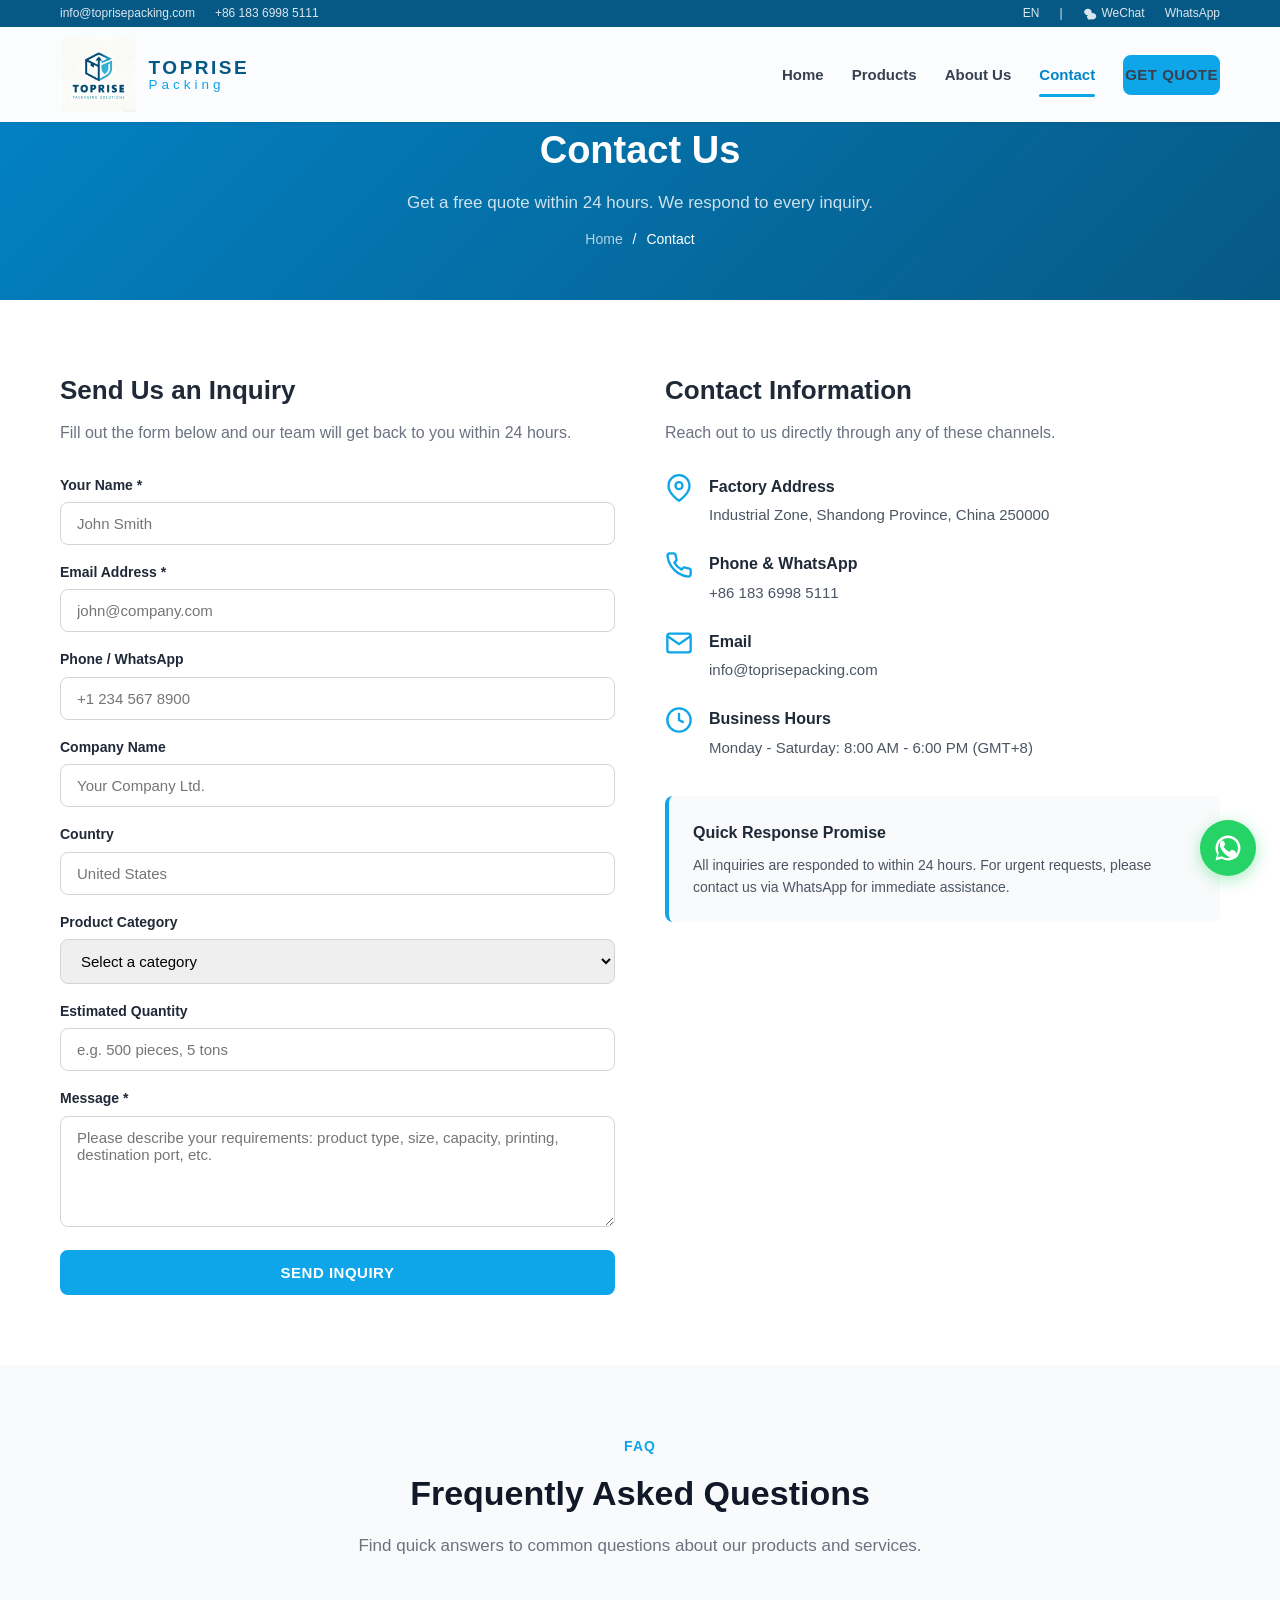
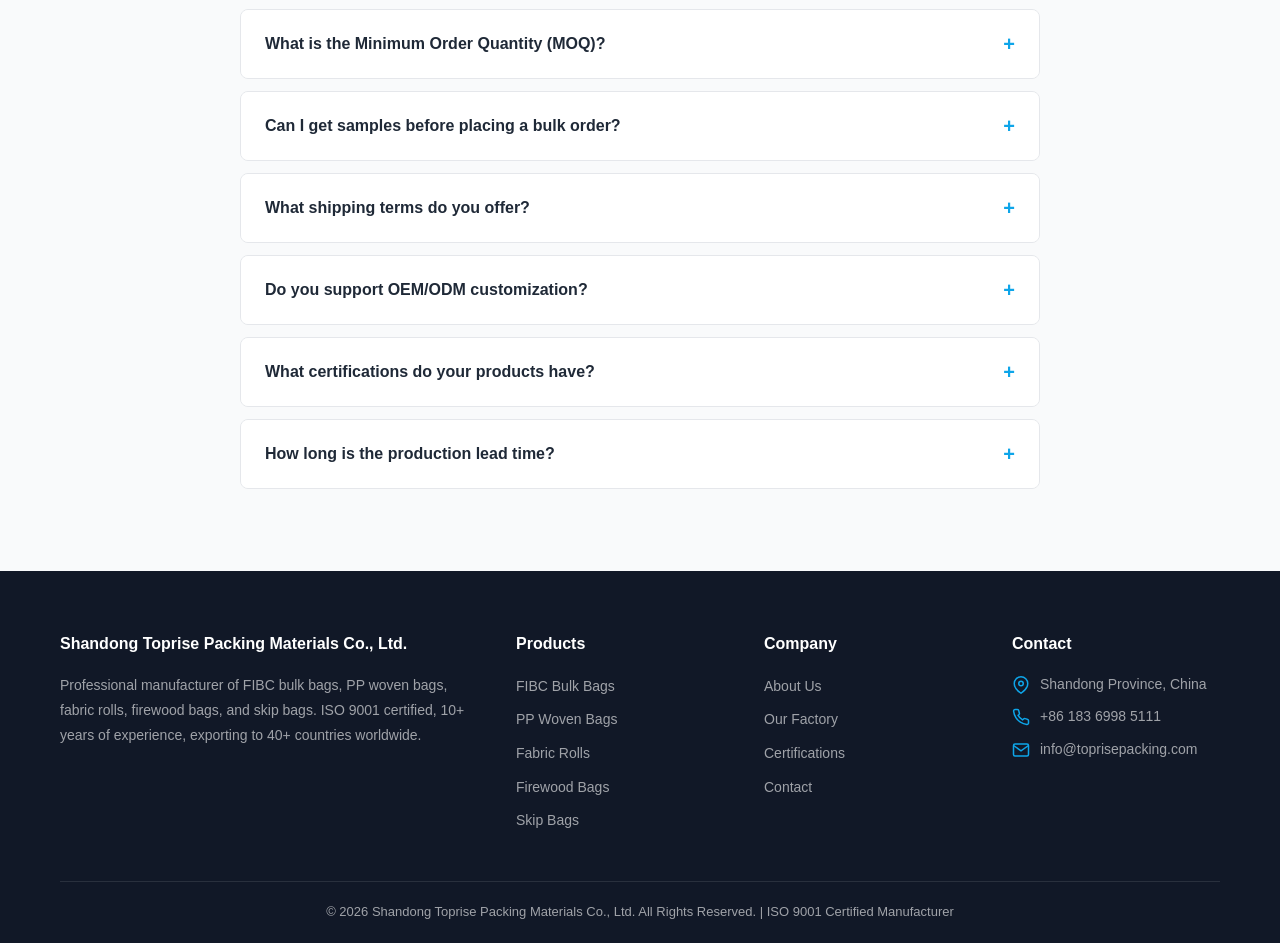
<file: contact.html>
<!DOCTYPE html>
<html lang="en">
<head>
  <meta charset="UTF-8">
  <meta name="viewport" content="width=device-width, initial-scale=1.0">
  <title>Contact Us - Shandong Toprise Packing Materials Co., Ltd.</title>
  <meta name="description" content="Contact Shandong Toprise Packing Materials for FIBC bulk bags, PP woven bags, and custom packaging solutions. Get a free quote within 24 hours.">
  <link rel="stylesheet" href="style.css">
</head>
<body>

<header class="site-header">
  <div class="header-top">
    <div class="container">
      <div class="left">
        <a href="mailto:info@toprisepacking.com">info@toprisepacking.com</a>
        <a href="tel:+8618369985111">+86 183 6998 5111</a>
      </div>
      <div class="right">
        <a href="#">EN</a><span>|</span>
        <a href="#" style="display:flex;align-items:center;gap:5px;">
          <svg width="14" height="14" viewBox="0 0 24 24" fill="currentColor"><path d="M8.5 14c-3.5 0-6.5-2.5-6.5-5.5S5 3 8.5 3 15 5.5 15 8.5c0 .7-.1 1.3-.4 1.9l.1.1c.5-.1 1-.2 1.5-.2 3.6 0 6.5 2.5 6.5 5.5s-2.9 5.5-6.5 5.5c-.5 0-1-.1-1.5-.2l-.1.1c-.6.3-1.2.4-1.9.4-.7 0-1.3-.1-1.9-.4l-2.3 1.2.6-1.8c-1.5-1-2.5-2.5-2.5-4.3z"/></svg>
          WeChat
        </a>
        <a href="https://wa.me/8613678639184" target="_blank">WhatsApp</a>
      </div>
    </div>
  </div>
  <div class="container">
    <div class="header-main">
      <a href="index.html" class="logo">
        <img src="images/logo.png" alt="Toprise Packing" class="logo-img">
        <div class="logo-text">
          <div class="logo-top">TOPRISE</div>
          <div class="logo-bottom">Packing</div>
        </div>
      </a>
      <nav class="main-nav">
        <a href="index.html">Home</a>
        <a href="products.html">Products</a>
        <a href="about.html">About Us</a>
        <a href="contact.html" class="active">Contact</a>
        <a href="contact.html" class="btn btn-primary btn-sm">Get Quote</a>
      </nav>
      <button class="hamburger" id="hamburger">&#9776;</button>
    </div>
  </div>
</header>

<section class="page-header">
  <div class="container">
    <h1>Contact Us</h1>
    <p>Get a free quote within 24 hours. We respond to every inquiry.</p>
    <div class="breadcrumb"><a href="index.html">Home</a> <span>/</span> Contact</div>
  </div>
</section>

<!-- Contact Section -->
<section class="section">
  <div class="container">
    <div class="contact-grid">
      <!-- Contact Form -->
      <div class="contact-form">
        <h2 style="font-size:26px;margin-bottom:8px;">Send Us an Inquiry</h2>
        <p style="color:var(--gray-500);margin-bottom:28px;">Fill out the form below and our team will get back to you within 24 hours.</p>
        <form action="https://formspree.io/f/your-form-id" method="POST">
          <div>
            <label>Your Name *</label>
            <input type="text" name="name" placeholder="John Smith" required>
          </div>
          <div>
            <label>Email Address *</label>
            <input type="email" name="email" placeholder="john@company.com" required>
          </div>
          <div>
            <label>Phone / WhatsApp</label>
            <input type="text" name="phone" placeholder="+1 234 567 8900">
          </div>
          <div>
            <label>Company Name</label>
            <input type="text" name="company" placeholder="Your Company Ltd.">
          </div>
          <div>
            <label>Country</label>
            <input type="text" name="country" placeholder="United States">
          </div>
          <div>
            <label>Product Category</label>
            <select name="category">
              <option value="">Select a category</option>
              <option value="fibc">FIBC Bulk Bags / Jumbo Bags</option>
              <option value="woven">PP Woven Bags / Sacks</option>
              <option value="fabric">PP Woven Fabric Rolls</option>
              <option value="firewood">Firewood / Ventilated Bags</option>
              <option value="skip">Skip / Waste Bags</option>
              <option value="custom">Custom OEM / ODM</option>
            </select>
          </div>
          <div>
            <label>Estimated Quantity</label>
            <input type="text" name="quantity" placeholder="e.g. 500 pieces, 5 tons">
          </div>
          <div>
            <label>Message *</label>
            <textarea name="message" rows="5" placeholder="Please describe your requirements: product type, size, capacity, printing, destination port, etc." required></textarea>
          </div>
          <button type="submit" class="btn btn-primary" style="width:100%;justify-content:center;">Send Inquiry</button>
        </form>
      </div>

      <!-- Contact Info -->
      <div>
        <h2 style="font-size:26px;margin-bottom:8px;">Contact Information</h2>
        <p style="color:var(--gray-500);margin-bottom:28px;">Reach out to us directly through any of these channels.</p>
        <div class="contact-info-list">
          <div class="contact-item">
            <svg viewBox="0 0 24 24" fill="none" stroke="currentColor" stroke-width="2">
              <path d="M21 10c0 7-9 13-9 13s-9-6-9-13a9 9 0 0 1 18 0z"/><circle cx="12" cy="10" r="3"/>
            </svg>
            <div>
              <h4>Factory Address</h4>
              <p>Industrial Zone, Shandong Province, China 250000</p>
            </div>
          </div>
          <div class="contact-item">
            <svg viewBox="0 0 24 24" fill="none" stroke="currentColor" stroke-width="2">
              <path d="M22 16.92v3a2 2 0 0 1-2.18 2 19.79 19.79 0 0 1-8.63-3.07 19.5 19.5 0 0 1-6-6 19.79 19.79 0 0 1-3.07-8.67A2 2 0 0 1 4.11 2h3a2 2 0 0 1 2 1.72 12.84 12.84 0 0 0 .7 2.81 2 2 0 0 1-.45 2.11L8.09 9.91a16 16 0 0 0 6 6l1.27-1.27a2 2 0 0 1 2.11-.45 12.84 12.84 0 0 0 2.81.7A2 2 0 0 1 22 16.92z"/>
            </svg>
            <div>
              <h4>Phone & WhatsApp</h4>
              <p>+86 183 6998 5111</p>
            </div>
          </div>
          <div class="contact-item">
            <svg viewBox="0 0 24 24" fill="none" stroke="currentColor" stroke-width="2">
              <path d="M4 4h16c1.1 0 2 .9 2 2v12c0 1.1-.9 2-2 2H4c-1.1 0-2-.9-2-2V6c0-1.1.9-2 2-2z"/><polyline points="22,6 12,13 2,6"/>
            </svg>
            <div>
              <h4>Email</h4>
              <p>info@toprisepacking.com</p>
            </div>
          </div>
          <div class="contact-item">
            <svg viewBox="0 0 24 24" fill="none" stroke="currentColor" stroke-width="2">
              <circle cx="12" cy="12" r="10"/><polyline points="12 6 12 12 16 14"/>
            </svg>
            <div>
              <h4>Business Hours</h4>
              <p>Monday - Saturday: 8:00 AM - 6:00 PM (GMT+8)</p>
            </div>
          </div>
        </div>

        <div style="margin-top:36px;padding:24px;background:var(--gray-50);border-radius:var(--radius);border-left:4px solid var(--accent);">
          <h4 style="font-size:16px;margin-bottom:8px;">Quick Response Promise</h4>
          <p style="font-size:14px;color:var(--gray-600);">All inquiries are responded to within 24 hours. For urgent requests, please contact us via WhatsApp for immediate assistance.</p>
        </div>
      </div>
    </div>
  </div>
</section>

<!-- FAQ -->
<section class="section faq-section">
  <div class="container">
    <div class="section-head">
      <div class="eyebrow">FAQ</div>
      <h2>Frequently Asked Questions</h2>
      <p>Find quick answers to common questions about our products and services.</p>
    </div>
    <div class="faq-list">
      <div class="faq-item">
        <div class="faq-q" onclick="this.parentElement.classList.toggle('open')">
          What is the Minimum Order Quantity (MOQ)?
          <span class="faq-icon">+</span>
        </div>
        <div class="faq-a">
          <p>MOQ varies by product. FIBC bulk bags typically start at 200-500 pieces, PP woven bags at 5,000 pieces, and fabric rolls at 1 ton. Custom orders may have different MOQs - please contact us for details.</p>
        </div>
      </div>
      <div class="faq-item">
        <div class="faq-q" onclick="this.parentElement.classList.toggle('open')">
          Can I get samples before placing a bulk order?
          <span class="faq-icon">+</span>
        </div>
        <div class="faq-a">
          <p>Yes! We provide samples for quality confirmation. Existing samples are free (you pay shipping), and custom samples may incur a small fee that is refunded upon bulk order confirmation.</p>
        </div>
      </div>
      <div class="faq-item">
        <div class="faq-q" onclick="this.parentElement.classList.toggle('open')">
          What shipping terms do you offer?
          <span class="faq-icon">+</span>
        </div>
        <div class="faq-a">
          <p>We offer FOB, CIF, and DDP terms. Our logistics team handles all export documentation and can arrange shipping to any port worldwide. We work with reliable freight forwarders to ensure timely delivery.</p>
        </div>
      </div>
      <div class="faq-item">
        <div class="faq-q" onclick="this.parentElement.classList.toggle('open')">
          Do you support OEM/ODM customization?
          <span class="faq-icon">+</span>
        </div>
        <div class="faq-a">
          <p>Absolutely. We support full customization including size, color, lamination, printing (up to 4 colors), UV treatment, food-grade certification, and special designs like baffle bags or ventilated mesh bags.</p>
        </div>
      </div>
      <div class="faq-item">
        <div class="faq-q" onclick="this.parentElement.classList.toggle('open')">
          What certifications do your products have?
          <span class="faq-icon">+</span>
        </div>
        <div class="faq-a">
          <p>Our products are ISO 9001 certified, SGS food-grade certified, and meet ISO 21898 standards including 5:1 lift testing. We also hold an Industrial Products Production License.</p>
        </div>
      </div>
      <div class="faq-item">
        <div class="faq-q" onclick="this.parentElement.classList.toggle('open')">
          How long is the production lead time?
          <span class="faq-icon">+</span>
        </div>
        <div class="faq-a">
          <p>Standard products typically take 15-25 days after sample confirmation. Custom orders may take 25-35 days depending on complexity. We provide weekly production progress reports throughout.</p>
        </div>
      </div>
    </div>
  </div>
</section>

<footer class="site-footer">
  <div class="container">
    <div class="footer-grid">
      <div class="footer-col">
        <h4>Shandong Toprise Packing Materials Co., Ltd.</h4>
        <p>Professional manufacturer of FIBC bulk bags, PP woven bags, fabric rolls, firewood bags, and skip bags. ISO 9001 certified, 10+ years of experience, exporting to 40+ countries worldwide.</p>
      </div>
      <div class="footer-col">
        <h4>Products</h4>
        <ul>
          <li><a href="products.html">FIBC Bulk Bags</a></li>
          <li><a href="products.html">PP Woven Bags</a></li>
          <li><a href="products.html">Fabric Rolls</a></li>
          <li><a href="products.html">Firewood Bags</a></li>
          <li><a href="products.html">Skip Bags</a></li>
        </ul>
      </div>
      <div class="footer-col">
        <h4>Company</h4>
        <ul>
          <li><a href="about.html">About Us</a></li>
          <li><a href="about.html">Our Factory</a></li>
          <li><a href="about.html">Certifications</a></li>
          <li><a href="contact.html">Contact</a></li>
        </ul>
      </div>
      <div class="footer-col">
        <h4>Contact</h4>
        <div class="footer-contact-item">
          <svg viewBox="0 0 24 24" fill="none" stroke="currentColor" stroke-width="2"><path d="M21 10c0 7-9 13-9 13s-9-6-9-13a9 9 0 0 1 18 0z"/><circle cx="12" cy="10" r="3"/></svg>
          Shandong Province, China
        </div>
        <div class="footer-contact-item">
          <svg viewBox="0 0 24 24" fill="none" stroke="currentColor" stroke-width="2"><path d="M22 16.92v3a2 2 0 0 1-2.18 2 19.79 19.79 0 0 1-8.63-3.07 19.5 19.5 0 0 1-6-6 19.79 19.79 0 0 1-3.07-8.67A2 2 0 0 1 4.11 2h3a2 2 0 0 1 2 1.72 12.84 12.84 0 0 0 .7 2.81 2 2 0 0 1-.45 2.11L8.09 9.91a16 16 0 0 0 6 6l1.27-1.27a2 2 0 0 1 2.11-.45 12.84 12.84 0 0 0 2.81.7A2 2 0 0 1 22 16.92z"/></svg>
          +86 183 6998 5111
        </div>
        <div class="footer-contact-item">
          <svg viewBox="0 0 24 24" fill="none" stroke="currentColor" stroke-width="2"><path d="M4 4h16c1.1 0 2 .9 2 2v12c0 1.1-.9 2-2 2H4c-1.1 0-2-.9-2-2V6c0-1.1.9-2 2-2z"/><polyline points="22,6 12,13 2,6"/></svg>
          info@toprisepacking.com
        </div>
      </div>
    </div>
    <div class="footer-bottom">
      <p>&copy; 2026 Shandong Toprise Packing Materials Co., Ltd. All Rights Reserved. | ISO 9001 Certified Manufacturer</p>
    </div>
  </div>
</footer>

<a href="https://wa.me/8613678639184" class="whatsapp-float" target="_blank">
  <svg viewBox="0 0 24 24" fill="#fff"><path d="M17.472 14.382c-.297-.149-1.758-.867-2.03-.967-.273-.099-.471-.148-.67.149-.197.297-.967 1.029-1.187 1.237-.22.209-.439.223-.736.074-.297-.149-1.255-.462-2.39-1.475-.883-.788-1.48-1.761-1.653-2.059-.209-.439-.021-.676.13-.894.13-.197.297-.499.446-.671.149-.172.197-.297.297-.446.099-.149.049-.297 0-.446-.049-.149-.671-1.643-.92-2.251-.249-.583-.471-.499-.671-.521l-.571-.01c-.197 0-.499.074-.736.271-.237.197-.967 1.029-1.187 2.449-.22 1.42.074 2.736.996 4.147.947 1.419 2.39 3.873 5.305 5.628 2.914 1.755 3.874 1.854 4.515 1.928.642.074 1.561-.224 1.987-.472.427-.247 1.355-1.079 1.556-1.556.198-.472.198-.843.149-.942-.05-.099-.198-.149-.495-.249zM12 2C6.477 2 2 6.477 2 12c0 1.765.46 3.456 1.303 4.95L2 22l5.156-1.353A9.96 9.96 0 0 0 12 22c5.523 0 10-4.477 10-10S17.523 2 12 2zm0 18c-1.605 0-3.179-.43-4.546-1.243l-.327-.195-3.388.889.905-3.301-.214-.34A8.03 8.03 0 0 1 3.954 12 8.05 8.05 0 0 1 12 3.954 8.05 8.05 0 0 1 20.046 12 8.05 8.05 0 0 1 12 20z"/></svg>
</a>

<script src="main.js"></script>
</body>
</html>
</file>
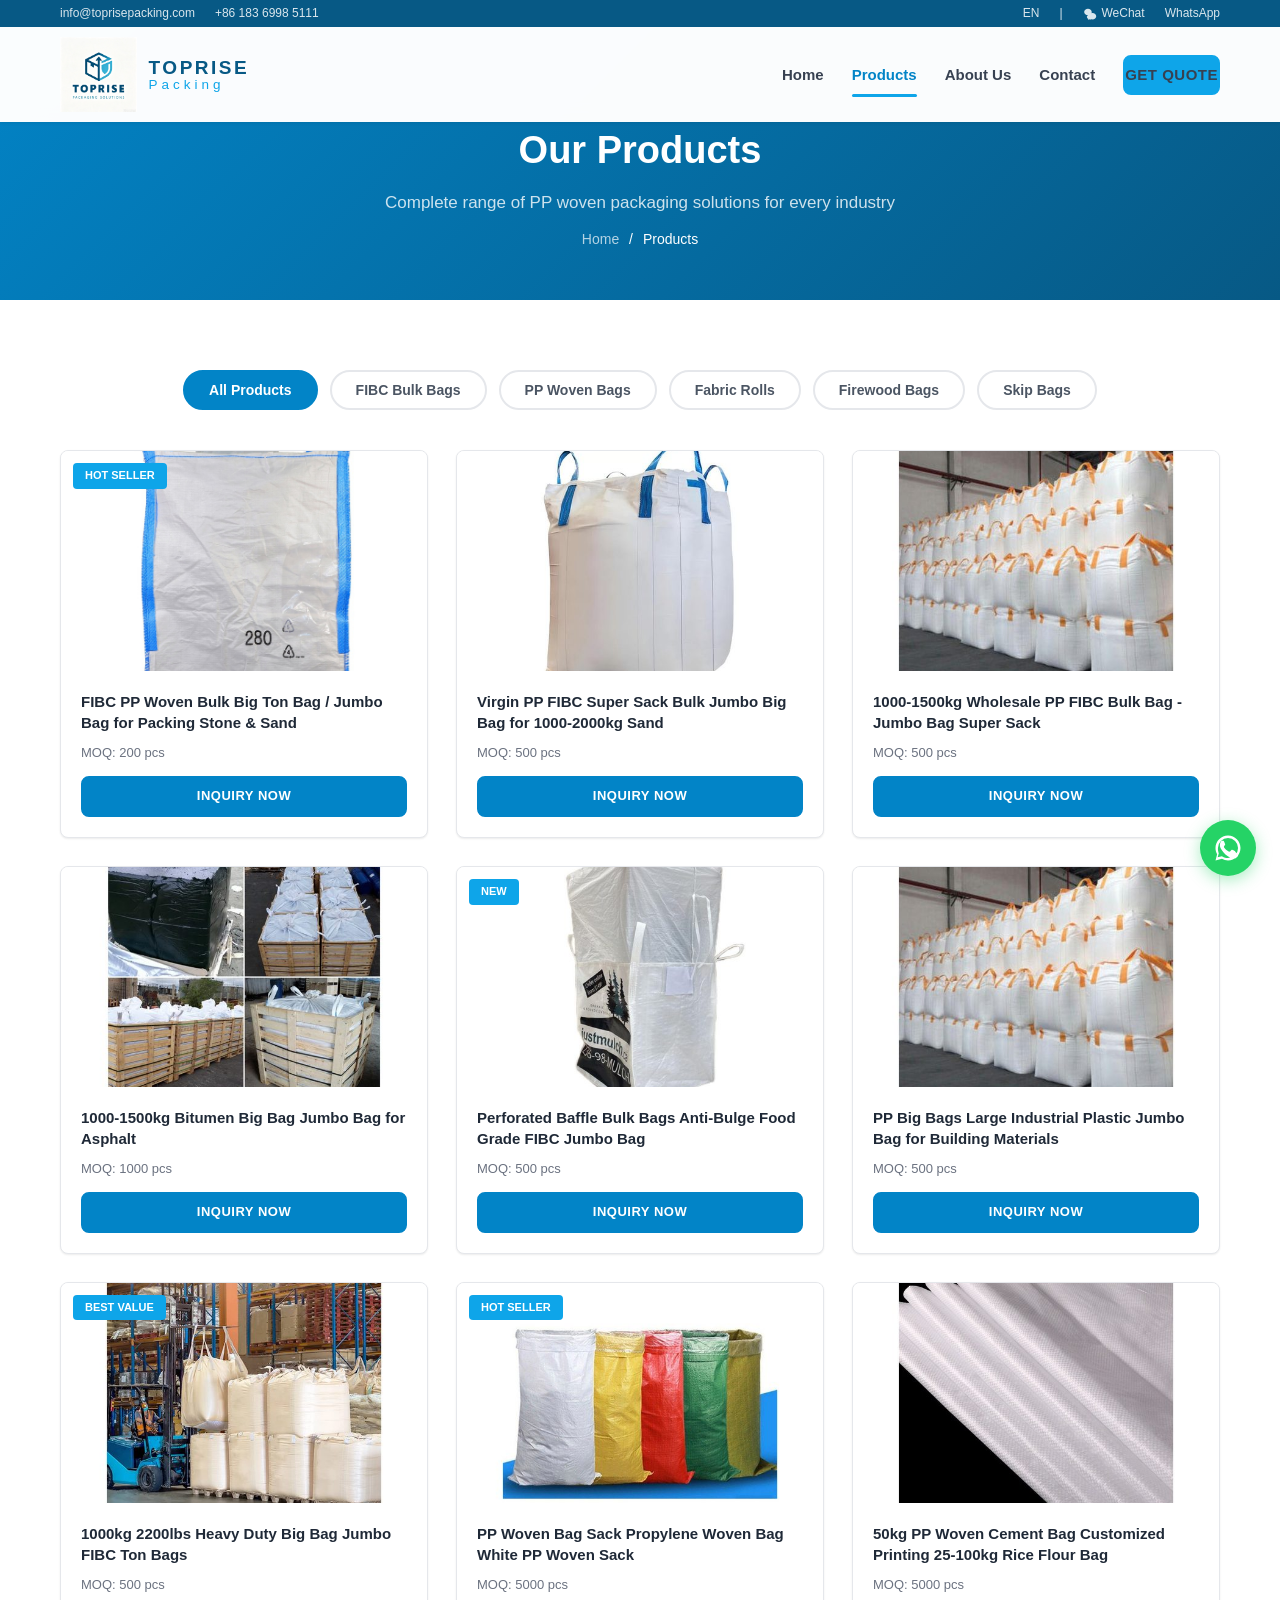
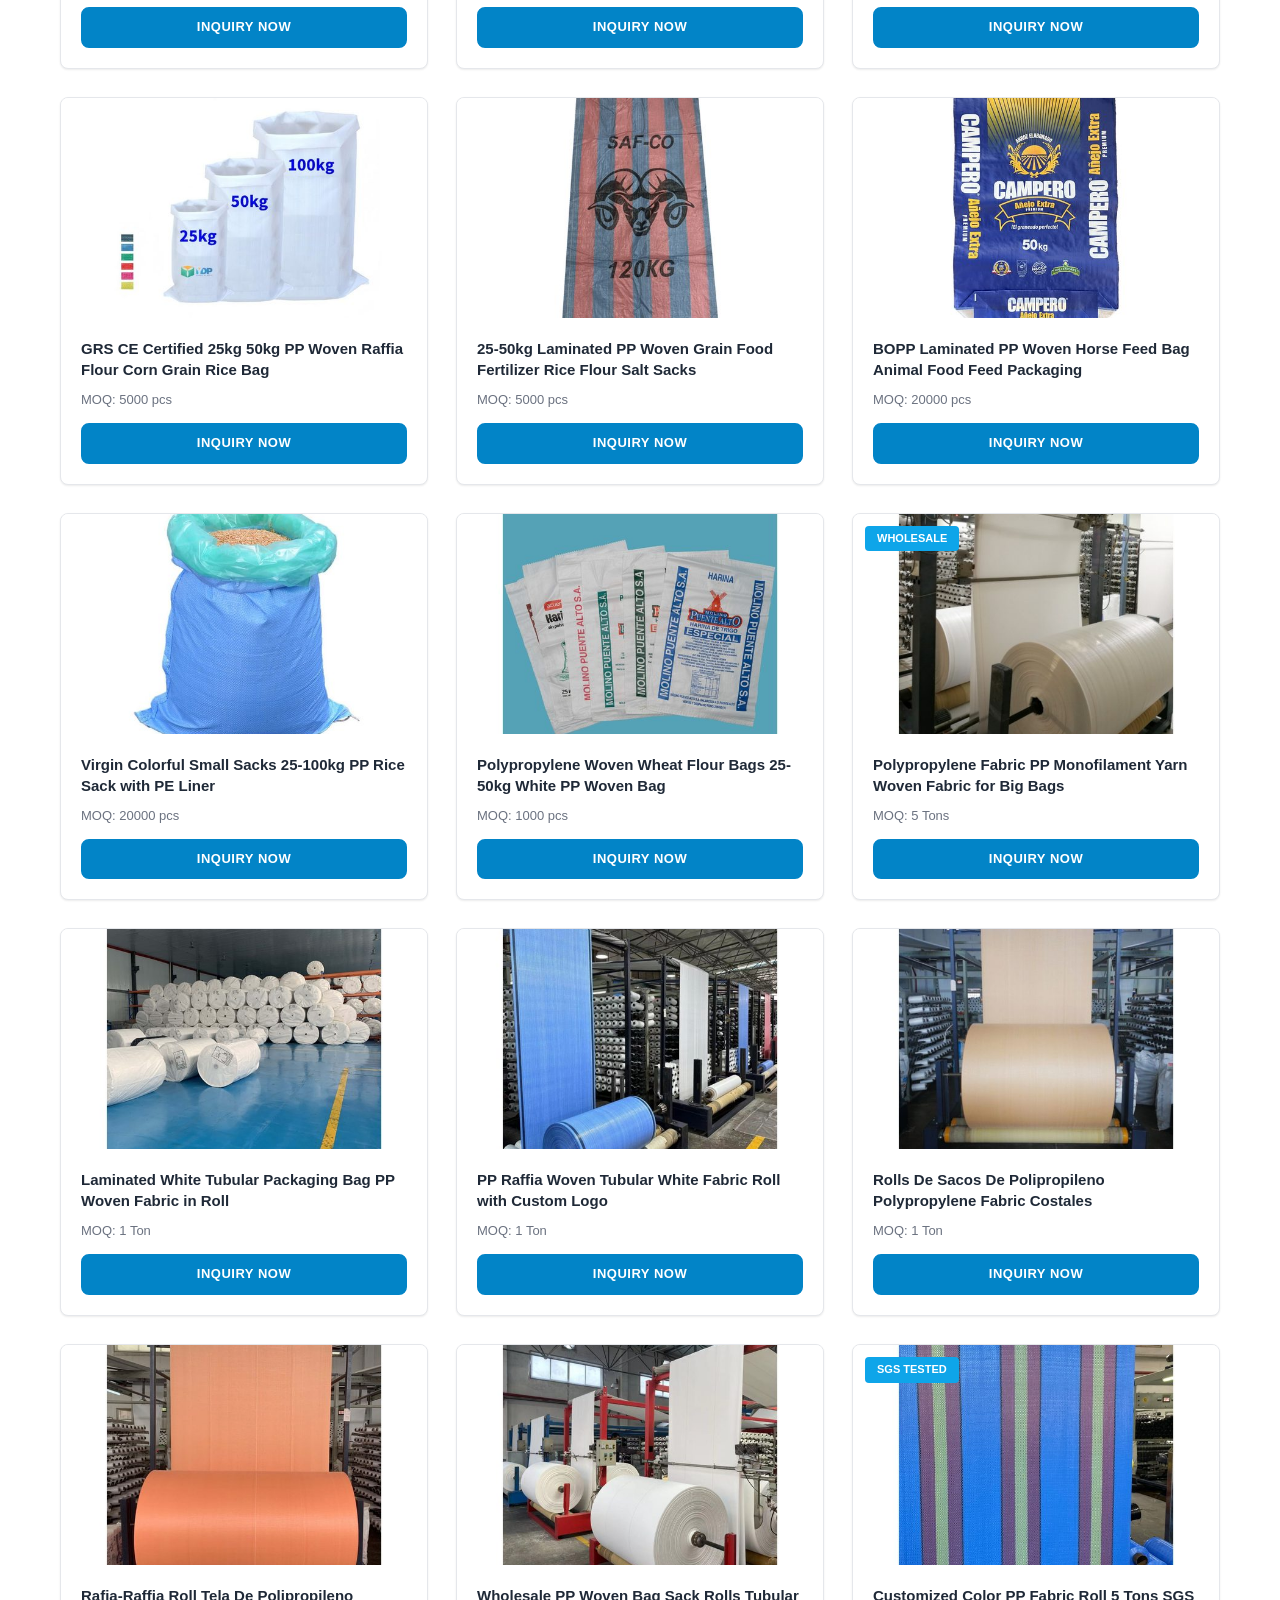
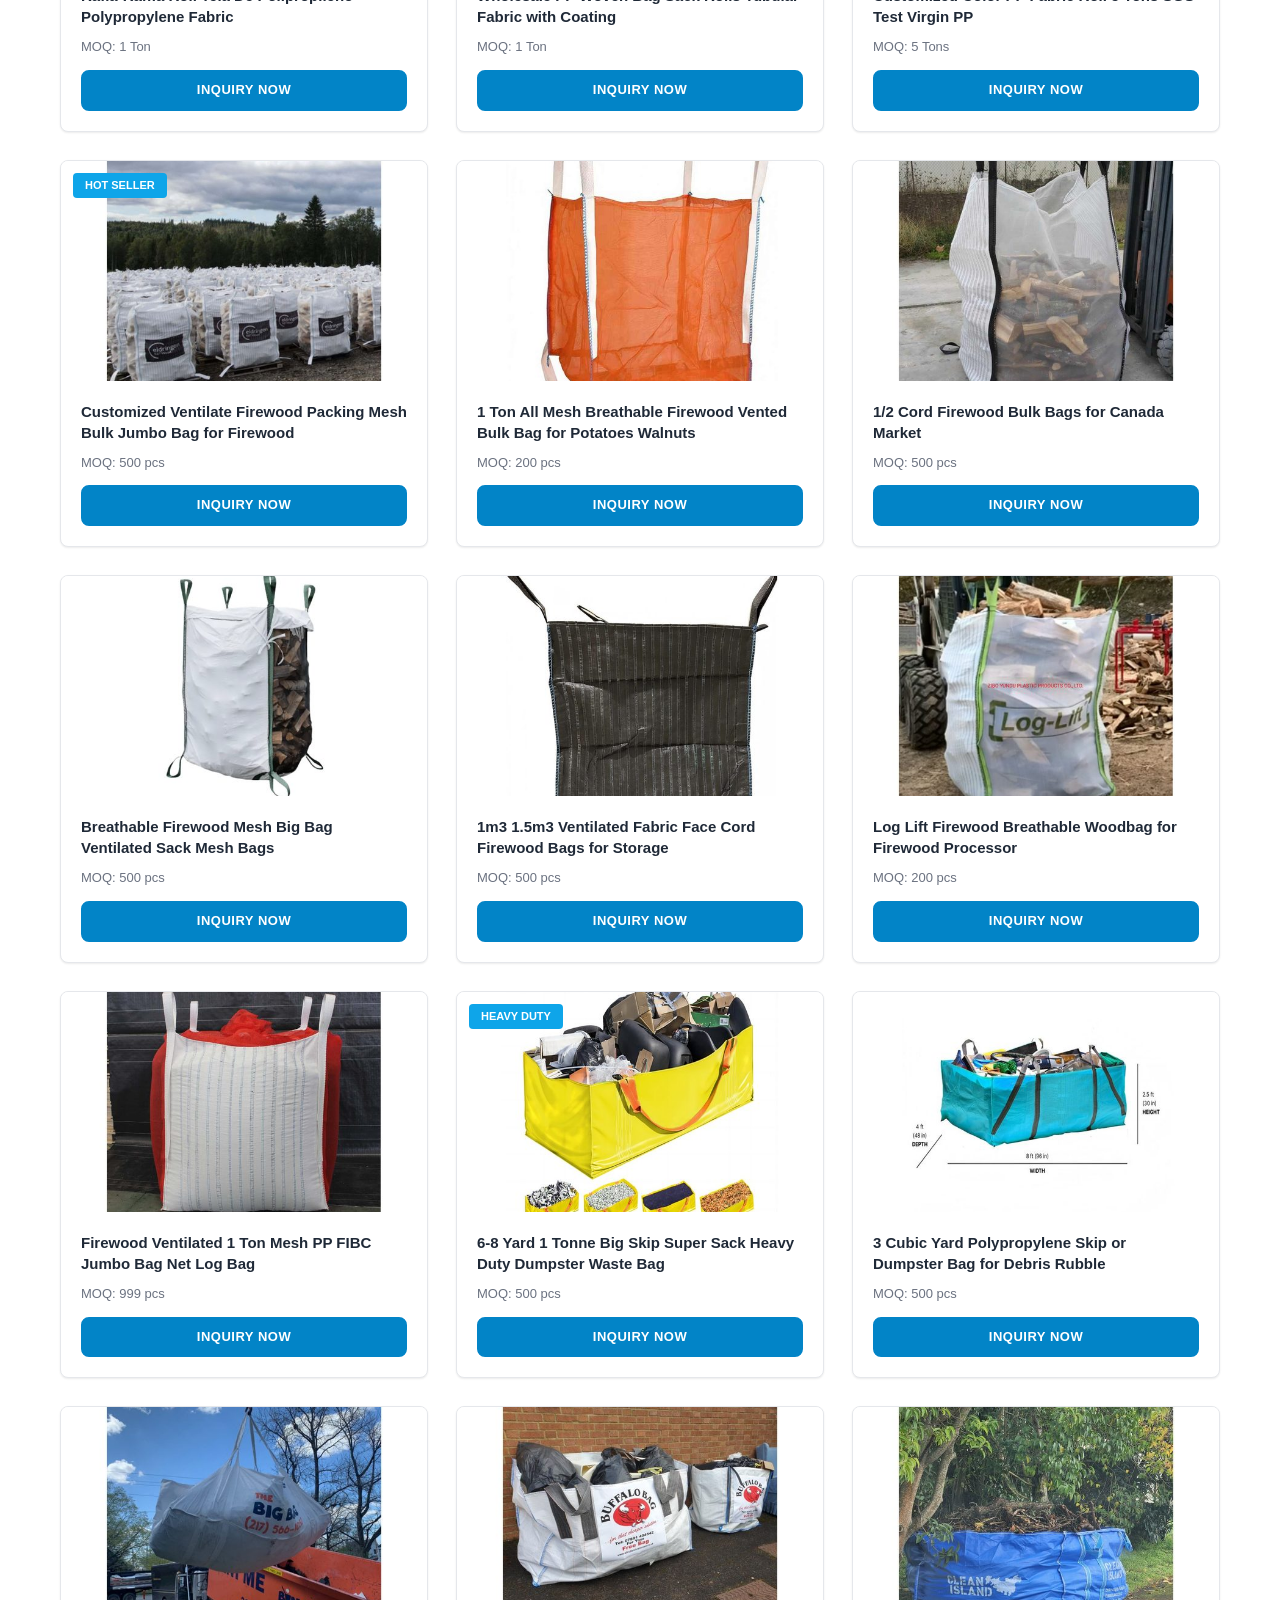
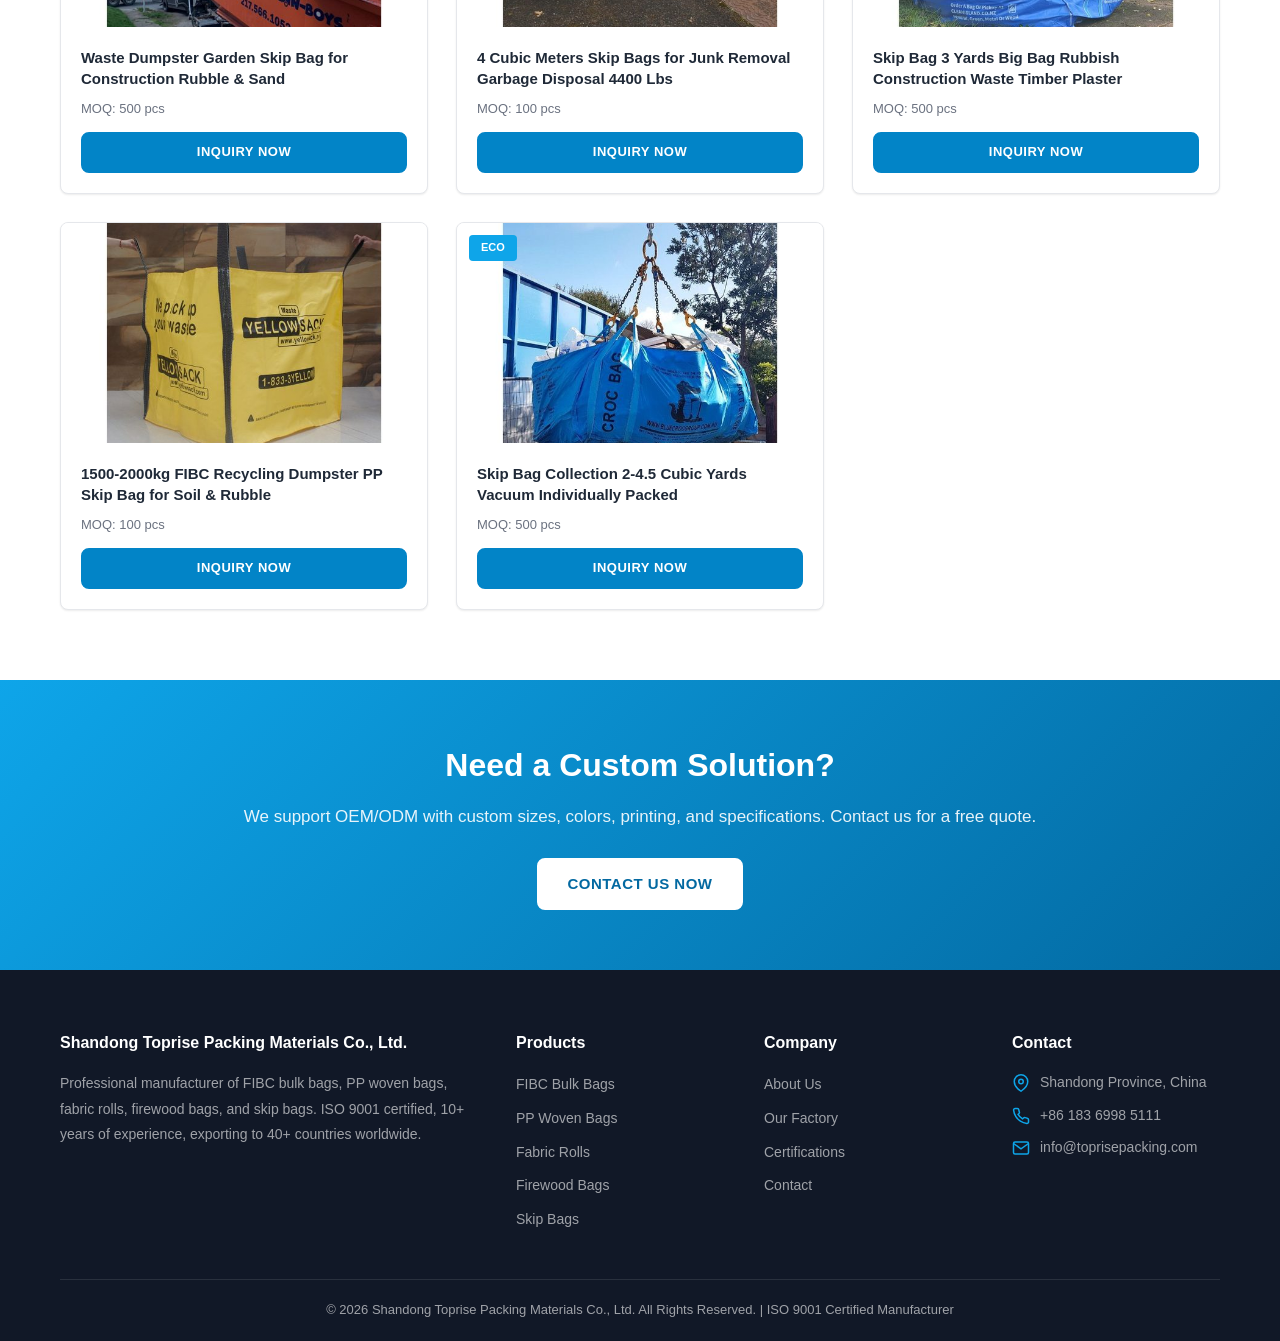
<file: products.html>
<!DOCTYPE html>
<html lang="en">
<head>
  <meta charset="UTF-8">
  <meta name="viewport" content="width=device-width, initial-scale=1.0">
  <title>Products - Shandong Toprise Packing Materials Co., Ltd.</title>
  <meta name="description" content="Browse our full range of FIBC bulk bags, PP woven bags, fabric rolls, firewood bags, and skip bags. 36+ products with competitive pricing and OEM support.">
  <link rel="stylesheet" href="style.css">
</head>
<body>

<!-- ===== Header ===== -->
<header class="site-header">
  <div class="header-top">
    <div class="container">
      <div class="left">
        <a href="mailto:info@toprisepacking.com">info@toprisepacking.com</a>
        <a href="tel:+8618369985111">+86 183 6998 5111</a>
      </div>
      <div class="right">
        <a href="#">EN</a><span>|</span>
        <a href="#" style="display:flex;align-items:center;gap:5px;">
          <svg width="14" height="14" viewBox="0 0 24 24" fill="currentColor"><path d="M8.5 14c-3.5 0-6.5-2.5-6.5-5.5S5 3 8.5 3 15 5.5 15 8.5c0 .7-.1 1.3-.4 1.9l.1.1c.5-.1 1-.2 1.5-.2 3.6 0 6.5 2.5 6.5 5.5s-2.9 5.5-6.5 5.5c-.5 0-1-.1-1.5-.2l-.1.1c-.6.3-1.2.4-1.9.4-.7 0-1.3-.1-1.9-.4l-2.3 1.2.6-1.8c-1.5-1-2.5-2.5-2.5-4.3z"/></svg>
          WeChat
        </a>
        <a href="https://wa.me/8613678639184" target="_blank">WhatsApp</a>
      </div>
    </div>
  </div>
  <div class="container">
    <div class="header-main">
      <a href="index.html" class="logo">
        <img src="images/logo.png" alt="Toprise Packing" class="logo-img">
        <div class="logo-text">
          <div class="logo-top">TOPRISE</div>
          <div class="logo-bottom">Packing</div>
        </div>
      </a>
      <nav class="main-nav">
        <a href="index.html">Home</a>
        <a href="products.html" class="active">Products</a>
        <a href="about.html">About Us</a>
        <a href="contact.html">Contact</a>
        <a href="contact.html" class="btn btn-primary btn-sm">Get Quote</a>
      </nav>
      <button class="hamburger" id="hamburger">&#9776;</button>
    </div>
  </div>
</header>

<!-- ===== Page Header ===== -->
<section class="page-header">
  <div class="container">
    <h1>Our Products</h1>
    <p>Complete range of PP woven packaging solutions for every industry</p>
    <div class="breadcrumb"><a href="index.html">Home</a> <span>/</span> Products</div>
  </div>
</section>

<!-- ===== Products Section ===== -->
<section class="section">
  <div class="container">
    <!-- Filter Tabs -->
    <div class="filter-tabs" id="filterTabs">
      <button class="active" data-cat="all">All Products</button>
      <button data-cat="fibc">FIBC Bulk Bags</button>
      <button data-cat="woven">PP Woven Bags</button>
      <button data-cat="fabric">Fabric Rolls</button>
      <button data-cat="firewood">Firewood Bags</button>
      <button data-cat="skip">Skip Bags</button>
    </div>

    <!-- Product Grid (hardcoded - no JS dependency) -->
    <div class="products-grid" id="productGrid">

      <!-- ===== FIBC BULK BAGS (7 products) ===== -->
      <div class="product-card" data-cat="fibc">
        <div class="product-img">
          <span class="product-tag">Hot Seller</span>
          <img src="images/p01.jpg" alt="FIBC PP Woven Bulk Big Ton Bag / Jumbo Bag for Packing Stone & Sand" loading="lazy" onerror="this.onerror=null;this.src='images/p01.jpg';">
        </div>
        <div class="product-body">
          <h4>FIBC PP Woven Bulk Big Ton Bag / Jumbo Bag for Packing Stone & Sand</h4>
          <div class="product-meta"><span class="moq">MOQ: 200 pcs</span></div>
          <a href="contact.html" class="btn btn-dark btn-sm" style="width:100%;justify-content:center;">Inquiry Now</a>
        </div>
      </div>

      <div class="product-card" data-cat="fibc">
        <div class="product-img">
          <img src="images/p02.jpg" alt="Virgin PP FIBC Super Sack Bulk Jumbo Big Bag for 1000-2000kg Sand" loading="lazy" onerror="this.onerror=null;this.src='images/p02.jpg';">
        </div>
        <div class="product-body">
          <h4>Virgin PP FIBC Super Sack Bulk Jumbo Big Bag for 1000-2000kg Sand</h4>
          <div class="product-meta"><span class="moq">MOQ: 500 pcs</span></div>
          <a href="contact.html" class="btn btn-dark btn-sm" style="width:100%;justify-content:center;">Inquiry Now</a>
        </div>
      </div>

      <div class="product-card" data-cat="fibc">
        <div class="product-img">
          <img src="images/p03.jpg" alt="1000-1500kg Wholesale PP FIBC Bulk Bag - Jumbo Bag Super Sack" loading="lazy" onerror="this.onerror=null;this.src='images/p03.jpg';">
        </div>
        <div class="product-body">
          <h4>1000-1500kg Wholesale PP FIBC Bulk Bag - Jumbo Bag Super Sack</h4>
          <div class="product-meta"><span class="moq">MOQ: 500 pcs</span></div>
          <a href="contact.html" class="btn btn-dark btn-sm" style="width:100%;justify-content:center;">Inquiry Now</a>
        </div>
      </div>

      <div class="product-card" data-cat="fibc">
        <div class="product-img">
          <img src="images/p04.jpg" alt="1000-1500kg Bitumen Big Bag Jumbo Bag for Asphalt" loading="lazy" onerror="this.onerror=null;this.src='images/p04.jpg';">
        </div>
        <div class="product-body">
          <h4>1000-1500kg Bitumen Big Bag Jumbo Bag for Asphalt</h4>
          <div class="product-meta"><span class="moq">MOQ: 1000 pcs</span></div>
          <a href="contact.html" class="btn btn-dark btn-sm" style="width:100%;justify-content:center;">Inquiry Now</a>
        </div>
      </div>

      <div class="product-card" data-cat="fibc">
        <div class="product-img">
          <span class="product-tag">New</span>
          <img src="images/p05.jpg" alt="Perforated Baffle Bulk Bags Anti-Bulge Food Grade FIBC Jumbo Bag" loading="lazy" onerror="this.onerror=null;this.src='images/p05.jpg';">
        </div>
        <div class="product-body">
          <h4>Perforated Baffle Bulk Bags Anti-Bulge Food Grade FIBC Jumbo Bag</h4>
          <div class="product-meta"><span class="moq">MOQ: 500 pcs</span></div>
          <a href="contact.html" class="btn btn-dark btn-sm" style="width:100%;justify-content:center;">Inquiry Now</a>
        </div>
      </div>

      <div class="product-card" data-cat="fibc">
        <div class="product-img">
          <img src="images/p06.jpg" alt="PP Big Bags Large Industrial Plastic Jumbo Bag for Building Materials" loading="lazy" onerror="this.onerror=null;this.src='images/p06.jpg';">
        </div>
        <div class="product-body">
          <h4>PP Big Bags Large Industrial Plastic Jumbo Bag for Building Materials</h4>
          <div class="product-meta"><span class="moq">MOQ: 500 pcs</span></div>
          <a href="contact.html" class="btn btn-dark btn-sm" style="width:100%;justify-content:center;">Inquiry Now</a>
        </div>
      </div>

      <div class="product-card" data-cat="fibc">
        <div class="product-img">
          <span class="product-tag">Best Value</span>
          <img src="images/p08.jpg" alt="1000kg 2200lbs Heavy Duty Big Bag Jumbo FIBC Ton Bags" loading="lazy" onerror="this.onerror=null;this.src='images/p08.jpg';">
        </div>
        <div class="product-body">
          <h4>1000kg 2200lbs Heavy Duty Big Bag Jumbo FIBC Ton Bags</h4>
          <div class="product-meta"><span class="moq">MOQ: 500 pcs</span></div>
          <a href="contact.html" class="btn btn-dark btn-sm" style="width:100%;justify-content:center;">Inquiry Now</a>
        </div>
      </div>

      <!-- ===== PP WOVEN BAGS (7 products) ===== -->
      <div class="product-card" data-cat="woven">
        <div class="product-img">
          <span class="product-tag">Hot Seller</span>
          <img src="images/p09.jpg" alt="PP Woven Bag Sack Propylene Woven Bag White PP Woven Sack" loading="lazy" onerror="this.onerror=null;this.src='images/p09.jpg';">
        </div>
        <div class="product-body">
          <h4>PP Woven Bag Sack Propylene Woven Bag White PP Woven Sack</h4>
          <div class="product-meta"><span class="moq">MOQ: 5000 pcs</span></div>
          <a href="contact.html" class="btn btn-dark btn-sm" style="width:100%;justify-content:center;">Inquiry Now</a>
        </div>
      </div>

      <div class="product-card" data-cat="woven">
        <div class="product-img">
          <img src="images/p10.jpg" alt="50kg PP Woven Cement Bag Customized Printing 25-100kg Rice Flour Bag" loading="lazy" onerror="this.onerror=null;this.src='images/p10.jpg';">
        </div>
        <div class="product-body">
          <h4>50kg PP Woven Cement Bag Customized Printing 25-100kg Rice Flour Bag</h4>
          <div class="product-meta"><span class="moq">MOQ: 5000 pcs</span></div>
          <a href="contact.html" class="btn btn-dark btn-sm" style="width:100%;justify-content:center;">Inquiry Now</a>
        </div>
      </div>

      <div class="product-card" data-cat="woven">
        <div class="product-img">
          <img src="images/p11.jpg" alt="GRS CE Certified 25kg 50kg PP Woven Raffia Flour Corn Grain Rice Bag" loading="lazy" onerror="this.onerror=null;this.src='images/p11.jpg';">
        </div>
        <div class="product-body">
          <h4>GRS CE Certified 25kg 50kg PP Woven Raffia Flour Corn Grain Rice Bag</h4>
          <div class="product-meta"><span class="moq">MOQ: 5000 pcs</span></div>
          <a href="contact.html" class="btn btn-dark btn-sm" style="width:100%;justify-content:center;">Inquiry Now</a>
        </div>
      </div>

      <div class="product-card" data-cat="woven">
        <div class="product-img">
          <img src="images/p12.jpg" alt="25-50kg Laminated PP Woven Grain Food Fertilizer Rice Flour Salt Sacks" loading="lazy" onerror="this.onerror=null;this.src='images/p12.jpg';">
        </div>
        <div class="product-body">
          <h4>25-50kg Laminated PP Woven Grain Food Fertilizer Rice Flour Salt Sacks</h4>
          <div class="product-meta"><span class="moq">MOQ: 5000 pcs</span></div>
          <a href="contact.html" class="btn btn-dark btn-sm" style="width:100%;justify-content:center;">Inquiry Now</a>
        </div>
      </div>

      <div class="product-card" data-cat="woven">
        <div class="product-img">
          <img src="images/p13.jpg" alt="BOPP Laminated PP Woven Horse Feed Bag Animal Food Feed Packaging" loading="lazy" onerror="this.onerror=null;this.src='images/p13.jpg';">
        </div>
        <div class="product-body">
          <h4>BOPP Laminated PP Woven Horse Feed Bag Animal Food Feed Packaging</h4>
          <div class="product-meta"><span class="moq">MOQ: 20000 pcs</span></div>
          <a href="contact.html" class="btn btn-dark btn-sm" style="width:100%;justify-content:center;">Inquiry Now</a>
        </div>
      </div>

      <div class="product-card" data-cat="woven">
        <div class="product-img">
          <img src="images/p14.jpg" alt="Virgin Colorful Small Sacks 25-100kg PP Rice Sack with PE Liner" loading="lazy" onerror="this.onerror=null;this.src='images/p14.jpg';">
        </div>
        <div class="product-body">
          <h4>Virgin Colorful Small Sacks 25-100kg PP Rice Sack with PE Liner</h4>
          <div class="product-meta"><span class="moq">MOQ: 20000 pcs</span></div>
          <a href="contact.html" class="btn btn-dark btn-sm" style="width:100%;justify-content:center;">Inquiry Now</a>
        </div>
      </div>

      <div class="product-card" data-cat="woven">
        <div class="product-img">
          <img src="images/p15.jpg" alt="Polypropylene Woven Wheat Flour Bags 25-50kg White PP Woven Bag" loading="lazy" onerror="this.onerror=null;this.src='images/p15.jpg';">
        </div>
        <div class="product-body">
          <h4>Polypropylene Woven Wheat Flour Bags 25-50kg White PP Woven Bag</h4>
          <div class="product-meta"><span class="moq">MOQ: 1000 pcs</span></div>
          <a href="contact.html" class="btn btn-dark btn-sm" style="width:100%;justify-content:center;">Inquiry Now</a>
        </div>
      </div>

      <!-- ===== FABRIC ROLLS (7 products) ===== -->
      <div class="product-card" data-cat="fabric">
        <div class="product-img">
          <span class="product-tag">Wholesale</span>
          <img src="images/p16.jpg" alt="Polypropylene Fabric PP Monofilament Yarn Woven Fabric for Big Bags" loading="lazy" onerror="this.onerror=null;this.src='images/p16.jpg';">
        </div>
        <div class="product-body">
          <h4>Polypropylene Fabric PP Monofilament Yarn Woven Fabric for Big Bags</h4>
          <div class="product-meta"><span class="moq">MOQ: 5 Tons</span></div>
          <a href="contact.html" class="btn btn-dark btn-sm" style="width:100%;justify-content:center;">Inquiry Now</a>
        </div>
      </div>

      <div class="product-card" data-cat="fabric">
        <div class="product-img">
          <img src="images/p17.jpg" alt="Laminated White Tubular Packaging Bag PP Woven Fabric in Roll" loading="lazy" onerror="this.onerror=null;this.src='images/p17.jpg';">
        </div>
        <div class="product-body">
          <h4>Laminated White Tubular Packaging Bag PP Woven Fabric in Roll</h4>
          <div class="product-meta"><span class="moq">MOQ: 1 Ton</span></div>
          <a href="contact.html" class="btn btn-dark btn-sm" style="width:100%;justify-content:center;">Inquiry Now</a>
        </div>
      </div>

      <div class="product-card" data-cat="fabric">
        <div class="product-img">
          <img src="images/p18.jpg" alt="PP Raffia Woven Tubular White Fabric Roll with Custom Logo" loading="lazy" onerror="this.onerror=null;this.src='images/p18.jpg';">
        </div>
        <div class="product-body">
          <h4>PP Raffia Woven Tubular White Fabric Roll with Custom Logo</h4>
          <div class="product-meta"><span class="moq">MOQ: 1 Ton</span></div>
          <a href="contact.html" class="btn btn-dark btn-sm" style="width:100%;justify-content:center;">Inquiry Now</a>
        </div>
      </div>

      <div class="product-card" data-cat="fabric">
        <div class="product-img">
          <img src="images/p19.jpg" alt="Rolls De Sacos De Polipropileno Polypropylene Fabric Costales" loading="lazy" onerror="this.onerror=null;this.src='images/p19.jpg';">
        </div>
        <div class="product-body">
          <h4>Rolls De Sacos De Polipropileno Polypropylene Fabric Costales</h4>
          <div class="product-meta"><span class="moq">MOQ: 1 Ton</span></div>
          <a href="contact.html" class="btn btn-dark btn-sm" style="width:100%;justify-content:center;">Inquiry Now</a>
        </div>
      </div>

      <div class="product-card" data-cat="fabric">
        <div class="product-img">
          <img src="images/p20.jpg" alt="Rafia-Raffia Roll Tela De Polipropileno Polypropylene Fabric" loading="lazy" onerror="this.onerror=null;this.src='images/p20.jpg';">
        </div>
        <div class="product-body">
          <h4>Rafia-Raffia Roll Tela De Polipropileno Polypropylene Fabric</h4>
          <div class="product-meta"><span class="moq">MOQ: 1 Ton</span></div>
          <a href="contact.html" class="btn btn-dark btn-sm" style="width:100%;justify-content:center;">Inquiry Now</a>
        </div>
      </div>

      <div class="product-card" data-cat="fabric">
        <div class="product-img">
          <img src="images/p21.jpg" alt="Wholesale PP Woven Bag Sack Rolls Tubular Fabric with Coating" loading="lazy" onerror="this.onerror=null;this.src='images/p21.jpg';">
        </div>
        <div class="product-body">
          <h4>Wholesale PP Woven Bag Sack Rolls Tubular Fabric with Coating</h4>
          <div class="product-meta"><span class="moq">MOQ: 1 Ton</span></div>
          <a href="contact.html" class="btn btn-dark btn-sm" style="width:100%;justify-content:center;">Inquiry Now</a>
        </div>
      </div>

      <div class="product-card" data-cat="fabric">
        <div class="product-img">
          <span class="product-tag">SGS Tested</span>
          <img src="images/p22.jpg" alt="Customized Color PP Fabric Roll 5 Tons SGS Test Virgin PP" loading="lazy" onerror="this.onerror=null;this.src='images/p22.jpg';">
        </div>
        <div class="product-body">
          <h4>Customized Color PP Fabric Roll 5 Tons SGS Test Virgin PP</h4>
          <div class="product-meta"><span class="moq">MOQ: 5 Tons</span></div>
          <a href="contact.html" class="btn btn-dark btn-sm" style="width:100%;justify-content:center;">Inquiry Now</a>
        </div>
      </div>

      <!-- ===== FIREWOOD BAGS (7 products) ===== -->
      <div class="product-card" data-cat="firewood">
        <div class="product-img">
          <span class="product-tag">Hot Seller</span>
          <img src="images/p23.jpg" alt="Customized Ventilate Firewood Packing Mesh Bulk Jumbo Bag for Firewood" loading="lazy" onerror="this.onerror=null;this.src='images/p23.jpg';">
        </div>
        <div class="product-body">
          <h4>Customized Ventilate Firewood Packing Mesh Bulk Jumbo Bag for Firewood</h4>
          <div class="product-meta"><span class="moq">MOQ: 500 pcs</span></div>
          <a href="contact.html" class="btn btn-dark btn-sm" style="width:100%;justify-content:center;">Inquiry Now</a>
        </div>
      </div>

      <div class="product-card" data-cat="firewood">
        <div class="product-img">
          <img src="images/p24.jpg" alt="1 Ton All Mesh Breathable Firewood Vented Bulk Bag for Potatoes Walnuts" loading="lazy" onerror="this.onerror=null;this.src='images/p24.jpg';">
        </div>
        <div class="product-body">
          <h4>1 Ton All Mesh Breathable Firewood Vented Bulk Bag for Potatoes Walnuts</h4>
          <div class="product-meta"><span class="moq">MOQ: 200 pcs</span></div>
          <a href="contact.html" class="btn btn-dark btn-sm" style="width:100%;justify-content:center;">Inquiry Now</a>
        </div>
      </div>

      <div class="product-card" data-cat="firewood">
        <div class="product-img">
          <img src="images/p25.jpg" alt="1/2 Cord Firewood Bulk Bags for Canada Market" loading="lazy" onerror="this.onerror=null;this.src='images/p25.jpg';">
        </div>
        <div class="product-body">
          <h4>1/2 Cord Firewood Bulk Bags for Canada Market</h4>
          <div class="product-meta"><span class="moq">MOQ: 500 pcs</span></div>
          <a href="contact.html" class="btn btn-dark btn-sm" style="width:100%;justify-content:center;">Inquiry Now</a>
        </div>
      </div>

      <div class="product-card" data-cat="firewood">
        <div class="product-img">
          <img src="images/p26.jpg" alt="Breathable Firewood Mesh Big Bag Ventilated Sack Mesh Bags" loading="lazy" onerror="this.onerror=null;this.src='images/p26.jpg';">
        </div>
        <div class="product-body">
          <h4>Breathable Firewood Mesh Big Bag Ventilated Sack Mesh Bags</h4>
          <div class="product-meta"><span class="moq">MOQ: 500 pcs</span></div>
          <a href="contact.html" class="btn btn-dark btn-sm" style="width:100%;justify-content:center;">Inquiry Now</a>
        </div>
      </div>

      <div class="product-card" data-cat="firewood">
        <div class="product-img">
          <img src="images/p27.jpg" alt="1m3 1.5m3 Ventilated Fabric Face Cord Firewood Bags for Storage" loading="lazy" onerror="this.onerror=null;this.src='images/p27.jpg';">
        </div>
        <div class="product-body">
          <h4>1m3 1.5m3 Ventilated Fabric Face Cord Firewood Bags for Storage</h4>
          <div class="product-meta"><span class="moq">MOQ: 500 pcs</span></div>
          <a href="contact.html" class="btn btn-dark btn-sm" style="width:100%;justify-content:center;">Inquiry Now</a>
        </div>
      </div>

      <div class="product-card" data-cat="firewood">
        <div class="product-img">
          <img src="images/p28.jpg" alt="Log Lift Firewood Breathable Woodbag for Firewood Processor" loading="lazy" onerror="this.onerror=null;this.src='images/p28.jpg';">
        </div>
        <div class="product-body">
          <h4>Log Lift Firewood Breathable Woodbag for Firewood Processor</h4>
          <div class="product-meta"><span class="moq">MOQ: 200 pcs</span></div>
          <a href="contact.html" class="btn btn-dark btn-sm" style="width:100%;justify-content:center;">Inquiry Now</a>
        </div>
      </div>

      <div class="product-card" data-cat="firewood">
        <div class="product-img">
          <img src="images/p29.jpg" alt="Firewood Ventilated 1 Ton Mesh PP FIBC Jumbo Bag Net Log Bag" loading="lazy" onerror="this.onerror=null;this.src='images/p29.jpg';">
        </div>
        <div class="product-body">
          <h4>Firewood Ventilated 1 Ton Mesh PP FIBC Jumbo Bag Net Log Bag</h4>
          <div class="product-meta"><span class="moq">MOQ: 999 pcs</span></div>
          <a href="contact.html" class="btn btn-dark btn-sm" style="width:100%;justify-content:center;">Inquiry Now</a>
        </div>
      </div>

      <!-- ===== SKIP BAGS (7 products) ===== -->
      <div class="product-card" data-cat="skip">
        <div class="product-img">
          <span class="product-tag">Heavy Duty</span>
          <img src="images/p30.jpg" alt="6-8 Yard 1 Tonne Big Skip Super Sack Heavy Duty Dumpster Waste Bag" loading="lazy" onerror="this.onerror=null;this.src='images/p30.jpg';">
        </div>
        <div class="product-body">
          <h4>6-8 Yard 1 Tonne Big Skip Super Sack Heavy Duty Dumpster Waste Bag</h4>
          <div class="product-meta"><span class="moq">MOQ: 500 pcs</span></div>
          <a href="contact.html" class="btn btn-dark btn-sm" style="width:100%;justify-content:center;">Inquiry Now</a>
        </div>
      </div>

      <div class="product-card" data-cat="skip">
        <div class="product-img">
          <img src="images/p31.jpg" alt="3 Cubic Yard Polypropylene Skip or Dumpster Bag for Debris Rubble" loading="lazy" onerror="this.onerror=null;this.src='images/p31.jpg';">
        </div>
        <div class="product-body">
          <h4>3 Cubic Yard Polypropylene Skip or Dumpster Bag for Debris Rubble</h4>
          <div class="product-meta"><span class="moq">MOQ: 500 pcs</span></div>
          <a href="contact.html" class="btn btn-dark btn-sm" style="width:100%;justify-content:center;">Inquiry Now</a>
        </div>
      </div>

      <div class="product-card" data-cat="skip">
        <div class="product-img">
          <img src="images/p32.jpg" alt="Waste Dumpster Garden Skip Bag for Construction Rubble & Sand" loading="lazy" onerror="this.onerror=null;this.src='images/p32.jpg';">
        </div>
        <div class="product-body">
          <h4>Waste Dumpster Garden Skip Bag for Construction Rubble & Sand</h4>
          <div class="product-meta"><span class="moq">MOQ: 500 pcs</span></div>
          <a href="contact.html" class="btn btn-dark btn-sm" style="width:100%;justify-content:center;">Inquiry Now</a>
        </div>
      </div>

      <div class="product-card" data-cat="skip">
        <div class="product-img">
          <img src="images/p33.jpg" alt="4 Cubic Meters Skip Bags for Junk Removal Garbage Disposal 4400 Lbs" loading="lazy" onerror="this.onerror=null;this.src='images/p33.jpg';">
        </div>
        <div class="product-body">
          <h4>4 Cubic Meters Skip Bags for Junk Removal Garbage Disposal 4400 Lbs</h4>
          <div class="product-meta"><span class="moq">MOQ: 100 pcs</span></div>
          <a href="contact.html" class="btn btn-dark btn-sm" style="width:100%;justify-content:center;">Inquiry Now</a>
        </div>
      </div>

      <div class="product-card" data-cat="skip">
        <div class="product-img">
          <img src="images/p34.jpg" alt="Skip Bag 3 Yards Big Bag Rubbish Construction Waste Timber Plaster" loading="lazy" onerror="this.onerror=null;this.src='images/p34.jpg';">
        </div>
        <div class="product-body">
          <h4>Skip Bag 3 Yards Big Bag Rubbish Construction Waste Timber Plaster</h4>
          <div class="product-meta"><span class="moq">MOQ: 500 pcs</span></div>
          <a href="contact.html" class="btn btn-dark btn-sm" style="width:100%;justify-content:center;">Inquiry Now</a>
        </div>
      </div>

      <div class="product-card" data-cat="skip">
        <div class="product-img">
          <img src="images/p35.jpg" alt="1500-2000kg FIBC Recycling Dumpster PP Skip Bag for Soil & Rubble" loading="lazy" onerror="this.onerror=null;this.src='images/p35.jpg';">
        </div>
        <div class="product-body">
          <h4>1500-2000kg FIBC Recycling Dumpster PP Skip Bag for Soil & Rubble</h4>
          <div class="product-meta"><span class="moq">MOQ: 100 pcs</span></div>
          <a href="contact.html" class="btn btn-dark btn-sm" style="width:100%;justify-content:center;">Inquiry Now</a>
        </div>
      </div>

      <div class="product-card" data-cat="skip">
        <div class="product-img">
          <span class="product-tag">Eco</span>
          <img src="images/p36.jpg" alt="Skip Bag Collection 2-4.5 Cubic Yards Vacuum Individually Packed" loading="lazy" onerror="this.onerror=null;this.src='images/p36.jpg';">
        </div>
        <div class="product-body">
          <h4>Skip Bag Collection 2-4.5 Cubic Yards Vacuum Individually Packed</h4>
          <div class="product-meta"><span class="moq">MOQ: 500 pcs</span></div>
          <a href="contact.html" class="btn btn-dark btn-sm" style="width:100%;justify-content:center;">Inquiry Now</a>
        </div>
      </div>

    </div>
  </div>
</section>

<!-- ===== CTA ===== -->
<section class="cta-section">
  <div class="container">
    <h2>Need a Custom Solution?</h2>
    <p>We support OEM/ODM with custom sizes, colors, printing, and specifications. Contact us for a free quote.</p>
    <a href="contact.html" class="btn btn-primary">Contact Us Now</a>
  </div>
</section>

<!-- ===== Footer ===== -->
<footer class="site-footer">
  <div class="container">
    <div class="footer-grid">
      <div class="footer-col">
        <h4>Shandong Toprise Packing Materials Co., Ltd.</h4>
        <p>Professional manufacturer of FIBC bulk bags, PP woven bags, fabric rolls, firewood bags, and skip bags. ISO 9001 certified, 10+ years of experience, exporting to 40+ countries worldwide.</p>
      </div>
      <div class="footer-col">
        <h4>Products</h4>
        <ul>
          <li><a href="products.html">FIBC Bulk Bags</a></li>
          <li><a href="products.html">PP Woven Bags</a></li>
          <li><a href="products.html">Fabric Rolls</a></li>
          <li><a href="products.html">Firewood Bags</a></li>
          <li><a href="products.html">Skip Bags</a></li>
        </ul>
      </div>
      <div class="footer-col">
        <h4>Company</h4>
        <ul>
          <li><a href="about.html">About Us</a></li>
          <li><a href="about.html">Our Factory</a></li>
          <li><a href="about.html">Certifications</a></li>
          <li><a href="contact.html">Contact</a></li>
        </ul>
      </div>
      <div class="footer-col">
        <h4>Contact</h4>
        <div class="footer-contact-item">
          <svg viewBox="0 0 24 24" fill="none" stroke="currentColor" stroke-width="2"><path d="M21 10c0 7-9 13-9 13s-9-6-9-13a9 9 0 0 1 18 0z"/><circle cx="12" cy="10" r="3"/></svg>
          Shandong Province, China
        </div>
        <div class="footer-contact-item">
          <svg viewBox="0 0 24 24" fill="none" stroke="currentColor" stroke-width="2"><path d="M22 16.92v3a2 2 0 0 1-2.18 2 19.79 19.79 0 0 1-8.63-3.07 19.5 19.5 0 0 1-6-6 19.79 19.79 0 0 1-3.07-8.67A2 2 0 0 1 4.11 2h3a2 2 0 0 1 2 1.72 12.84 12.84 0 0 0 .7 2.81 2 2 0 0 1-.45 2.11L8.09 9.91a16 16 0 0 0 6 6l1.27-1.27a2 2 0 0 1 2.11-.45 12.84 12.84 0 0 0 2.81.7A2 2 0 0 1 22 16.92z"/></svg>
          +86 183 6998 5111
        </div>
        <div class="footer-contact-item">
          <svg viewBox="0 0 24 24" fill="none" stroke="currentColor" stroke-width="2"><path d="M4 4h16c1.1 0 2 .9 2 2v12c0 1.1-.9 2-2 2H4c-1.1 0-2-.9-2-2V6c0-1.1.9-2 2-2z"/><polyline points="22,6 12,13 2,6"/></svg>
          info@toprisepacking.com
        </div>
      </div>
    </div>
    <div class="footer-bottom">
      <p>&copy; 2026 Shandong Toprise Packing Materials Co., Ltd. All Rights Reserved. | ISO 9001 Certified Manufacturer</p>
    </div>
  </div>
</footer>

<a href="https://wa.me/8613678639184" class="whatsapp-float" target="_blank">
  <svg viewBox="0 0 24 24" fill="#fff"><path d="M17.472 14.382c-.297-.149-1.758-.867-2.03-.967-.273-.099-.471-.148-.67.149-.197.297-.967 1.029-1.187 1.237-.22.209-.439.223-.736.074-.297-.149-1.255-.462-2.39-1.475-.883-.788-1.48-1.761-1.653-2.059-.209-.439-.021-.676.13-.894.13-.197.297-.499.446-.671.149-.172.197-.297.297-.446.099-.149.049-.297 0-.446-.049-.149-.671-1.643-.92-2.251-.249-.583-.471-.499-.671-.521l-.571-.01c-.197 0-.499.074-.736.271-.237.197-.967 1.029-1.187 2.449-.22 1.42.074 2.736.996 4.147.947 1.419 2.39 3.873 5.305 5.628 2.914 1.755 3.874 1.854 4.515 1.928.642.074 1.561-.224 1.987-.472.427-.247 1.355-1.079 1.556-1.556.198-.472.198-.843.149-.942-.05-.099-.198-.149-.495-.249zM12 2C6.477 2 2 6.477 2 12c0 1.765.46 3.456 1.303 4.95L2 22l5.156-1.353A9.96 9.96 0 0 0 12 22c5.523 0 10-4.477 10-10S17.523 2 12 2zm0 18c-1.605 0-3.179-.43-4.546-1.243l-.327-.195-3.388.889.905-3.301-.214-.34A8.03 8.03 0 0 1 3.954 12 8.05 8.05 0 0 1 12 3.954 8.05 8.05 0 0 1 20.046 12 8.05 8.05 0 0 1 12 20z"/></svg>
</a>

<script src="main.js"></script>
</body>
</html>
</file>
<file: style.css>
/* ===== CSS Variables ===== */
:root {
  --primary: #0284c7;
  --primary-dark: #075985;
  --primary-light: #38bdf8;
  --accent: #0ea5e9;
  --accent-dark: #0369a1;
  --gray-50: #f9fafb;
  --gray-100: #f3f4f6;
  --gray-200: #e5e7eb;
  --gray-300: #d1d5db;
  --gray-400: #9ca3af;
  --gray-500: #6b7280;
  --gray-600: #4b5563;
  --gray-700: #374151;
  --gray-800: #1f2937;
  --gray-900: #111827;
  --white: #fff;
  --success: #10b981;
  --warning: #f59e0b;
  --danger: #ef4444;
  --radius: 8px;
  --shadow-sm: 0 1px 2px rgba(0,0,0,0.08);
  --shadow: 0 4px 12px rgba(0,0,0,0.10);
  --shadow-lg: 0 12px 40px rgba(0,0,0,0.12);
  --transition: 0.3s ease;
  --container: 1200px;
}

/* ===== Reset ===== */
* { margin: 0; padding: 0; box-sizing: border-box; }
html { scroll-behavior: smooth; }
body {
  font-family: 'Segoe UI', 'Helvetica Neue', Arial, sans-serif;
  color: var(--gray-800);
  line-height: 1.6;
  background: var(--white);
}
img { max-width: 100%; display: block; }
a { color: var(--primary); text-decoration: none; transition: var(--transition); }
a:hover { color: var(--accent); }
ul { list-style: none; }
.container { max-width: var(--container); margin: 0 auto; padding: 0 20px; }

/* ===== Buttons ===== */
.btn {
  display: inline-flex; align-items: center; gap: 8px;
  padding: 12px 28px; border-radius: var(--radius); font-weight: 600;
  font-size: 15px; border: 2px solid transparent; cursor: pointer;
  transition: var(--transition); text-transform: uppercase; letter-spacing: 0.5px;
}
.btn-primary { background: var(--accent); color: #fff; border-color: var(--accent); }
.btn-primary:hover { background: var(--accent-dark); border-color: var(--accent-dark); color: #fff; transform: translateY(-2px); box-shadow: 0 6px 20px rgba(14,165,233,0.35); }
.btn-outline { background: transparent; color: #fff; border-color: rgba(255,255,255,0.6); }
.btn-outline:hover { background: #fff; color: var(--primary); border-color: #fff; }
.btn-dark { background: var(--primary); color: #fff; border-color: var(--primary); }
.btn-dark:hover { background: var(--primary-dark); border-color: var(--primary-dark); color: #fff; transform: translateY(-2px); box-shadow: 0 6px 20px rgba(3,105,161,0.3); }
.btn-sm { padding: 8px 18px; font-size: 13px; }

/* ===== Header ===== */
.site-header {
  position: fixed; top: 0; left: 0; right: 0; z-index: 1000;
  background: rgba(255,255,255,0.98);
  backdrop-filter: blur(8px);
  box-shadow: 0 1px 3px rgba(0,0,0,0.08);
  transition: var(--transition);
}
.header-top {
  background: var(--primary-dark);
  color: rgba(255,255,255,0.85);
  font-size: 12px; padding: 4px 0;
}
.header-top .container { display: flex; justify-content: space-between; align-items: center; }
.header-top a { color: rgba(255,255,255,0.85); }
.header-top a:hover { color: #fff; }
.header-top .left, .header-top .right { display: flex; gap: 20px; align-items: center; }
.header-main {
  display: flex; justify-content: space-between; align-items: center;
  padding: 10px 0;
}
.logo { display: flex; align-items: center; gap: 12px; color: var(--primary); }
.logo .logo-img { height: 75px; width: auto; object-fit: contain; display: block; }
.logo-text { display: flex; flex-direction: column; line-height: 1.05; }
.logo-top { font-size: 19px; font-weight: 900; letter-spacing: 2.5px; color: var(--primary-dark); text-transform: uppercase; }
.logo-bottom { font-size: 13.5px; font-weight: 500; letter-spacing: 4px; color: var(--accent); text-transform: capitalize; }
.main-nav { display: flex; gap: 28px; align-items: center; }
.main-nav a { font-weight: 600; color: var(--gray-700); font-size: 15px; padding: 6px 0; position: relative; }
.main-nav a:hover, .main-nav a.active { color: var(--primary); }
.main-nav a.active::after { content: ''; position: absolute; bottom: -4px; left: 0; right: 0; height: 3px; background: var(--accent); border-radius: 2px; }
.hamburger { display: none; background: none; border: none; cursor: pointer; font-size: 26px; color: var(--primary); }

/* ===== Hero ===== */
.hero {
  position: relative; min-height: 600px; display: flex; align-items: center;
  overflow: hidden; color: #fff; padding: 115px 0 60px;
}
.hero-bg {
  position: absolute; top: 0; left: 0; width: 100%; height: 100%; z-index: 0;
}
.hero-bg img {
  width: 100%; height: 100%; object-fit: cover;
  animation: kenburns 20s ease-in-out infinite alternate;
}
.hero-overlay {
  position: absolute; top: 0; left: 0; width: 100%; height: 100%;
  background: linear-gradient(135deg, rgba(14,165,233,0.50) 0%, rgba(2,132,199,0.38) 50%, rgba(3,105,161,0.55) 100%);
  z-index: 1;
}
@keyframes kenburns {
  0% { transform: scale(1); }
  100% { transform: scale(1.12); }
}
.hero-content { position: relative; z-index: 2; max-width: 680px; }
.hero h1 { font-size: 48px; font-weight: 800; line-height: 1.2; margin-bottom: 16px; }
.hero h1 span { color: #bae6fd; }
.hero p { font-size: 19px; line-height: 1.7; color: rgba(255,255,255,0.92); margin-bottom: 32px; max-width: 560px; }
.hero-buttons { display: flex; gap: 16px; flex-wrap: wrap; }
.hero-stats { display: flex; gap: 40px; margin-top: 48px; flex-wrap: wrap; }
.hero-stat .num { font-size: 36px; font-weight: 800; color: #e0f2fe; }
.hero-stat .label { font-size: 14px; color: rgba(255,255,255,0.7); }

/* ===== Section Common ===== */
.section { padding: 70px 0; }
.section-head { text-align: center; margin-bottom: 50px; }
.section-head .eyebrow { color: var(--accent); font-weight: 700; text-transform: uppercase; letter-spacing: 1px; font-size: 14px; margin-bottom: 8px; }
.section-head h2 { font-size: 34px; font-weight: 800; color: var(--gray-900); margin-bottom: 12px; }
.section-head p { color: var(--gray-500); font-size: 17px; max-width: 640px; margin: 0 auto; }

/* ===== Stats Bar ===== */
.stats-bar { background: var(--gray-900); color: #fff; padding: 50px 0; }
.stats-grid { display: grid; grid-template-columns: repeat(4, 1fr); gap: 20px; text-align: center; }
.stat-item .num { font-size: 42px; font-weight: 800; color: var(--accent); }
.stat-item .label { font-size: 14px; color: rgba(255,255,255,0.7); margin-top: 4px; }

/* ===== Product Categories ===== */
.cat-grid { display: grid; grid-template-columns: repeat(3, 1fr); gap: 28px; }
.cat-card {
  background: #fff; border-radius: var(--radius); overflow: hidden;
  box-shadow: var(--shadow); transition: var(--transition); border: 1px solid var(--gray-200);
}
.cat-card:hover { transform: translateY(-6px); box-shadow: var(--shadow-lg); border-color: var(--primary-light); }
.cat-visual {
  height: 200px; display: flex; align-items: center; justify-content: center;
  background: linear-gradient(135deg, var(--gray-100), var(--gray-200));
}
.cat-visual svg { width: 120px; height: 120px; }
.cat-body { padding: 24px; }
.cat-body h3 { font-size: 20px; font-weight: 700; color: var(--gray-900); margin-bottom: 8px; }
.cat-body p { color: var(--gray-500); font-size: 15px; margin-bottom: 16px; }
.cat-body .cat-tags { display: flex; gap: 8px; flex-wrap: wrap; }
.cat-body .cat-tags span { font-size: 12px; background: var(--gray-100); color: var(--gray-600); padding: 3px 10px; border-radius: 20px; }

/* ===== Advantages ===== */
.adv-section { background: var(--gray-50); }
.adv-grid { display: grid; grid-template-columns: repeat(4, 1fr); gap: 24px; }
.adv-card { text-align: center; padding: 32px 20px; background: #fff; border-radius: var(--radius); box-shadow: var(--shadow-sm); transition: var(--transition); }
.adv-card:hover { box-shadow: var(--shadow); transform: translateY(-4px); }
.adv-icon { width: 64px; height: 64px; margin: 0 auto 16px; background: var(--primary); border-radius: 16px; display: flex; align-items: center; justify-content: center; }
.adv-icon svg { width: 32px; height: 32px; }
.adv-card h3 { font-size: 18px; font-weight: 700; margin-bottom: 8px; color: var(--gray-900); }
.adv-card p { font-size: 14px; color: var(--gray-500); }

/* ===== Factory Section ===== */
.factory-section { background: var(--gray-900); color: #fff; }
.factory-section .section-head h2 { color: #fff; }
.factory-section .section-head p { color: rgba(255,255,255,0.6); }
.factory-grid { display: grid; grid-template-columns: 1fr 1fr; gap: 50px; align-items: center; }
.factory-visual {
  height: 400px; border-radius: var(--radius); overflow: hidden;
  background: linear-gradient(135deg, #0c4a6e, #075985);
  display: flex; align-items: center; justify-content: center;
  position: relative;
}
.factory-visual svg { width: 80%; height: 80%; }
.factory-info h3 { font-size: 26px; font-weight: 700; margin-bottom: 16px; }
.factory-info p { color: rgba(255,255,255,0.7); margin-bottom: 24px; line-height: 1.8; }
.factory-list { display: grid; grid-template-columns: 1fr 1fr; gap: 16px; }
.factory-list li { display: flex; align-items: center; gap: 10px; color: rgba(255,255,255,0.8); }
.factory-list li svg { width: 20px; height: 20px; flex-shrink: 0; color: var(--accent); }

/* ===== Certifications ===== */
.cert-section { background: #fff; }
.cert-grid { display: flex; gap: 24px; flex-wrap: wrap; justify-content: center; }
.cert-badge {
  width: 160px; padding: 28px 16px; border: 2px solid var(--gray-200); border-radius: var(--radius);
  text-align: center; transition: var(--transition);
}
.cert-badge:hover { border-color: var(--primary); box-shadow: var(--shadow); }
.cert-badge .cert-icon { width: 56px; height: 56px; margin: 0 auto 12px; }
.cert-badge h4 { font-size: 16px; font-weight: 700; color: var(--gray-800); }
.cert-badge p { font-size: 12px; color: var(--gray-500); margin-top: 4px; }

/* ===== Process ===== */
.process-section { background: var(--gray-50); }
.process-grid { display: grid; grid-template-columns: repeat(4, 1fr); gap: 24px; position: relative; }
.process-step { text-align: center; position: relative; }
.process-num { width: 56px; height: 56px; background: var(--primary); color: #fff; border-radius: 50%; display: flex; align-items: center; justify-content: center; font-size: 24px; font-weight: 800; margin: 0 auto 16px; }
.process-step h3 { font-size: 17px; font-weight: 700; margin-bottom: 8px; }
.process-step p { font-size: 14px; color: var(--gray-500); }

/* ===== CTA Section ===== */
.cta-section { background: linear-gradient(135deg, var(--accent), var(--accent-dark)); color: #fff; text-align: center; padding: 60px 0; }
.cta-section h2 { font-size: 32px; font-weight: 800; margin-bottom: 12px; }
.cta-section p { font-size: 17px; color: rgba(255,255,255,0.9); margin-bottom: 28px; }
.cta-section .btn-primary { background: #fff; color: var(--accent-dark); border-color: #fff; }
.cta-section .btn-primary:hover { background: var(--gray-100); }

/* ===== Footer ===== */
.site-footer { background: var(--gray-900); color: rgba(255,255,255,0.6); padding: 60px 0 20px; }
.footer-grid { display: grid; grid-template-columns: 2fr 1fr 1fr 1fr; gap: 40px; margin-bottom: 40px; }
.footer-col h4 { color: #fff; font-size: 16px; font-weight: 700; margin-bottom: 16px; }
.footer-col p { font-size: 14px; line-height: 1.8; }
.footer-col ul li { margin-bottom: 8px; }
.footer-col ul li a { color: rgba(255,255,255,0.6); font-size: 14px; }
.footer-col ul li a:hover { color: var(--accent); }
.footer-contact-item { display: flex; gap: 10px; margin-bottom: 10px; font-size: 14px; }
.footer-contact-item svg { width: 18px; height: 18px; flex-shrink: 0; margin-top: 3px; color: var(--accent); }
.footer-bottom { border-top: 1px solid rgba(255,255,255,0.1); padding-top: 20px; text-align: center; font-size: 13px; }

/* ===== Page Header ===== */
.page-header {
  background: linear-gradient(135deg, var(--primary), var(--primary-dark));
  color: #fff; padding: 120px 0 50px; text-align: center;
}
.page-header h1 { font-size: 38px; font-weight: 800; margin-bottom: 8px; }
.page-header p { font-size: 17px; color: rgba(255,255,255,0.8); }
.breadcrumb { margin-top: 12px; font-size: 14px; }
.breadcrumb a { color: rgba(255,255,255,0.7); }
.breadcrumb span { margin: 0 6px; }

/* ===== Filter Tabs ===== */
.filter-tabs { display: flex; gap: 12px; justify-content: center; flex-wrap: wrap; margin-bottom: 40px; }
.filter-tabs button {
  padding: 10px 24px; border: 2px solid var(--gray-200); background: #fff; border-radius: 30px;
  font-size: 14px; font-weight: 600; color: var(--gray-600); cursor: pointer; transition: var(--transition);
}
.filter-tabs button:hover { border-color: var(--primary-light); color: var(--primary); }
.filter-tabs button.active { background: var(--primary); border-color: var(--primary); color: #fff; }

/* ===== Product Grid ===== */
.products-grid { display: grid; grid-template-columns: repeat(3, 1fr); gap: 28px; }
.product-card {
  background: #fff; border: 1px solid var(--gray-200); border-radius: var(--radius);
  overflow: hidden; transition: var(--transition); box-shadow: var(--shadow-sm);
}
.product-card:hover { box-shadow: var(--shadow-lg); transform: translateY(-4px); border-color: var(--primary-light); }
.product-card.is-hidden { display: none; }
.product-img {
  width: 100%; height: 220px; position: relative; overflow: hidden;
  display: flex; align-items: center; justify-content: center;
  background: linear-gradient(135deg, #e0f2fe, #bae6fd);
}
.product-img svg { width: 130px; height: 130px; }
.product-img img { width: 100%; height: 100%; object-fit: cover; display: block; }
.product-tag {
  position: absolute; top: 12px; left: 12px; background: var(--accent); color: #fff;
  font-size: 11px; font-weight: 700; padding: 4px 12px; border-radius: 4px; text-transform: uppercase;
}
.product-body { padding: 20px; }
.product-body h4 { font-size: 15px; font-weight: 700; color: var(--gray-800); margin-bottom: 10px; line-height: 1.4; min-height: 42px; }
.product-meta { display: flex; justify-content: space-between; margin-bottom: 12px; }
.product-meta .price { color: var(--accent); font-weight: 700; font-size: 16px; }
.product-meta .moq { color: var(--gray-500); font-size: 13px; }

/* ===== About Page ===== */
.about-intro { display: grid; grid-template-columns: 1fr 1fr; gap: 50px; align-items: center; }
.about-intro-text h2 { font-size: 30px; font-weight: 800; margin-bottom: 16px; }
.about-intro-text p { color: var(--gray-600); margin-bottom: 16px; line-height: 1.8; }
.about-intro-visual {
  height: 380px; border-radius: var(--radius); overflow: hidden;
  background: linear-gradient(135deg, var(--gray-100), var(--gray-200));
  display: flex; align-items: center; justify-content: center;
}
.about-intro-visual svg { width: 70%; height: 70%; }

.values-grid { display: grid; grid-template-columns: repeat(3, 1fr); gap: 28px; }
.value-card { padding: 32px; background: #fff; border-radius: var(--radius); box-shadow: var(--shadow-sm); text-align: center; transition: var(--transition); }
.value-card:hover { box-shadow: var(--shadow); transform: translateY(-4px); }
.value-icon { width: 56px; height: 56px; margin: 0 auto 16px; }
.value-card h3 { font-size: 18px; font-weight: 700; margin-bottom: 8px; }
.value-card p { font-size: 14px; color: var(--gray-500); }

.timeline { position: relative; max-width: 800px; margin: 0 auto; }
.timeline::before { content: ''; position: absolute; left: 30px; top: 0; bottom: 0; width: 3px; background: var(--gray-200); }
.timeline-item { position: relative; padding-left: 80px; margin-bottom: 40px; }
.timeline-item::before { content: ''; position: absolute; left: 22px; top: 4px; width: 18px; height: 18px; border-radius: 50%; background: var(--accent); border: 4px solid #fff; box-shadow: 0 0 0 3px var(--accent); }
.timeline-year { font-size: 14px; font-weight: 700; color: var(--accent); }
.timeline-item h3 { font-size: 18px; margin: 4px 0 8px; }
.timeline-item p { font-size: 14px; color: var(--gray-500); }

/* ===== Contact Page ===== */
.contact-grid { display: grid; grid-template-columns: 1fr 1fr; gap: 50px; }
.contact-form input, .contact-form textarea, .contact-form select {
  width: 100%; padding: 12px 16px; border: 1px solid var(--gray-300); border-radius: var(--radius);
  font-size: 15px; font-family: inherit; margin-bottom: 16px; transition: var(--transition);
}
.contact-form input:focus, .contact-form textarea:focus, .contact-form select:focus {
  outline: none; border-color: var(--primary); box-shadow: 0 0 0 3px rgba(14,165,233,0.12);
}
.contact-form label { display: block; font-weight: 600; margin-bottom: 6px; font-size: 14px; }
.contact-info-list .contact-item { display: flex; gap: 16px; margin-bottom: 24px; }
.contact-info-list .contact-item svg { width: 28px; height: 28px; flex-shrink: 0; color: var(--accent); }
.contact-info-list .contact-item h4 { font-size: 16px; font-weight: 700; margin-bottom: 4px; }
.contact-info-list .contact-item p { color: var(--gray-600); font-size: 15px; }

/* FAQ */
.faq-section { background: var(--gray-50); }
.faq-list { max-width: 800px; margin: 0 auto; }
.faq-item { border: 1px solid var(--gray-200); border-radius: var(--radius); margin-bottom: 12px; overflow: hidden; }
.faq-q { padding: 18px 24px; font-weight: 700; cursor: pointer; display: flex; justify-content: space-between; align-items: center; background: #fff; transition: var(--transition); }
.faq-q:hover { background: var(--gray-50); }
.faq-q .faq-icon { font-size: 20px; color: var(--accent); transition: var(--transition); }
.faq-item.open .faq-icon { transform: rotate(45deg); }
.faq-a { max-height: 0; overflow: hidden; transition: max-height 0.3s ease; }
.faq-item.open .faq-a { max-height: 200px; }
.faq-a p { padding: 0 24px 18px; color: var(--gray-600); font-size: 15px; }

/* WhatsApp Float */
.whatsapp-float {
  position: fixed; bottom: 24px; right: 24px; z-index: 999;
  width: 56px; height: 56px; border-radius: 50%; background: #25D366;
  display: flex; align-items: center; justify-content: center; box-shadow: 0 4px 16px rgba(37,211,102,0.4);
  transition: var(--transition);
}
.whatsapp-float:hover { transform: scale(1.1); }
.whatsapp-float svg { width: 30px; height: 30px; }

/* ===== Responsive ===== */
@media (max-width: 968px) {
  .header-main { position: relative; }
  .main-nav { display: none; }
  .main-nav.open {
    display: flex; flex-direction: column;
    position: absolute; top: 100%; left: 0; right: 0;
    background: #fff; padding: 14px 20px 20px;
    box-shadow: 0 8px 24px rgba(0,0,0,0.12);
    z-index: 999; gap: 4px; align-items: stretch;
    max-height: calc(100vh - 90px); overflow-y: auto;
  }
  .main-nav.open a {
    padding: 13px 6px; border-bottom: 1px solid var(--gray-100);
    font-size: 16px; font-weight: 600; color: var(--gray-700);
  }
  .main-nav.open a:hover, .main-nav.open a.active { color: var(--primary); }
  .main-nav.open a.active::after { display: none; }
  .main-nav.open .btn { justify-content: center; margin-top: 10px; border-bottom: none; }
  .hamburger { display: block; }
  .hero h1 { font-size: 34px; }
  .hero p { font-size: 16px; }
  .stats-grid { grid-template-columns: repeat(2, 1fr); gap: 30px; }
  .cat-grid { grid-template-columns: repeat(2, 1fr); }
  .adv-grid { grid-template-columns: repeat(2, 1fr); }
  .factory-grid { grid-template-columns: 1fr; }
  .process-grid { grid-template-columns: repeat(2, 1fr); }
  .products-grid { grid-template-columns: repeat(2, 1fr); }
  .about-intro { grid-template-columns: 1fr; }
  .values-grid { grid-template-columns: 1fr; }
  .contact-grid { grid-template-columns: 1fr; }
  .footer-grid { grid-template-columns: 1fr 1fr; }
}
@media (max-width: 600px) {
  .container { padding: 0 16px; }
  /* Header */
  .header-top { display: none; }
  .header-main { padding: 8px 0; }
  .logo { gap: 10px; }
  .logo .logo-img { height: 52px; }
  .logo-top { font-size: 16px; letter-spacing: 2px; }
  .logo-bottom { font-size: 12px; letter-spacing: 3px; }
  /* Hero */
  .hero { min-height: 440px; padding: 105px 0 40px; }
  .hero h1 { font-size: 24px; }
  .hero p { font-size: 14.5px; margin-bottom: 24px; }
  .hero-buttons { flex-direction: column; gap: 12px; }
  .hero-buttons .btn { width: 100%; justify-content: center; padding: 11px 20px; font-size: 13px; }
  .hero-stats { gap: 14px; margin-top: 30px; }
  .hero-stat { flex: 1 1 40%; }
  .hero-stat .num { font-size: 24px; }
  .hero-stat .label { font-size: 12px; }
  /* Sections */
  .section { padding: 45px 0; }
  .section-head { margin-bottom: 32px; }
  .section-head h2 { font-size: 24px; }
  .section-head p { font-size: 15px; }
  .stats-bar { padding: 36px 0; }
  .stat-item .num { font-size: 30px; }
  .cat-grid { grid-template-columns: 1fr; }
  .cat-visual { height: 160px; }
  .adv-grid { grid-template-columns: 1fr; }
  .adv-card { padding: 26px 16px; }
  .process-grid { grid-template-columns: 1fr; }
  .products-grid { grid-template-columns: 1fr; }
  .product-img { height: 190px; }
  .product-body h4 { min-height: 0; }
  .footer-grid { grid-template-columns: 1fr; gap: 28px; }
  .site-footer { padding: 44px 0 16px; }
  /* Page header */
  .page-header { padding: 100px 0 34px; }
  .page-header h1 { font-size: 26px; }
  .page-header p { font-size: 15px; }
  /* Filter tabs: horizontal scroll */
  .filter-tabs { flex-wrap: nowrap; overflow-x: auto; justify-content: flex-start; padding-bottom: 8px; -webkit-overflow-scrolling: touch; }
  .filter-tabs button { flex-shrink: 0; padding: 9px 18px; font-size: 13px; }
  /* Factory / About visuals */
  .factory-visual { height: 240px; }
  .factory-info h3 { font-size: 22px; }
  .about-intro-visual { height: 220px; }
  /* CTA */
  .cta-section { padding: 44px 0; }
  .cta-section h2 { font-size: 24px; }
  .cta-section p { font-size: 15px; }
  .cta-section .btn { width: 100%; justify-content: center; }
  /* Certifications */
  .cert-badge { width: 136px; padding: 20px 12px; }
  .cert-badge h4 { font-size: 14px; }
  /* Timeline */
  .timeline::before { left: 20px; }
  .timeline-item { padding-left: 54px; }
  .timeline-item::before { left: 12px; }
  /* Contact */
  .contact-form .btn { width: 100%; justify-content: center; }
  .contact-info-list .contact-item { gap: 12px; }
  /* FAQ */
  .faq-q { padding: 15px 18px; font-size: 14.5px; }
  .faq-a p { padding: 0 18px 16px; }
  /* WhatsApp float */
  .whatsapp-float { width: 48px; height: 48px; bottom: 16px; right: 16px; }
  .whatsapp-float svg { width: 26px; height: 26px; }
}
@media (max-width: 380px) {
  .hero h1 { font-size: 22px; }
  .logo .logo-img { height: 46px; }
  .logo-top { font-size: 14px; }
  .logo-bottom { font-size: 11px; letter-spacing: 2px; }
  .hero-stat .num { font-size: 22px; }
}
</file>
